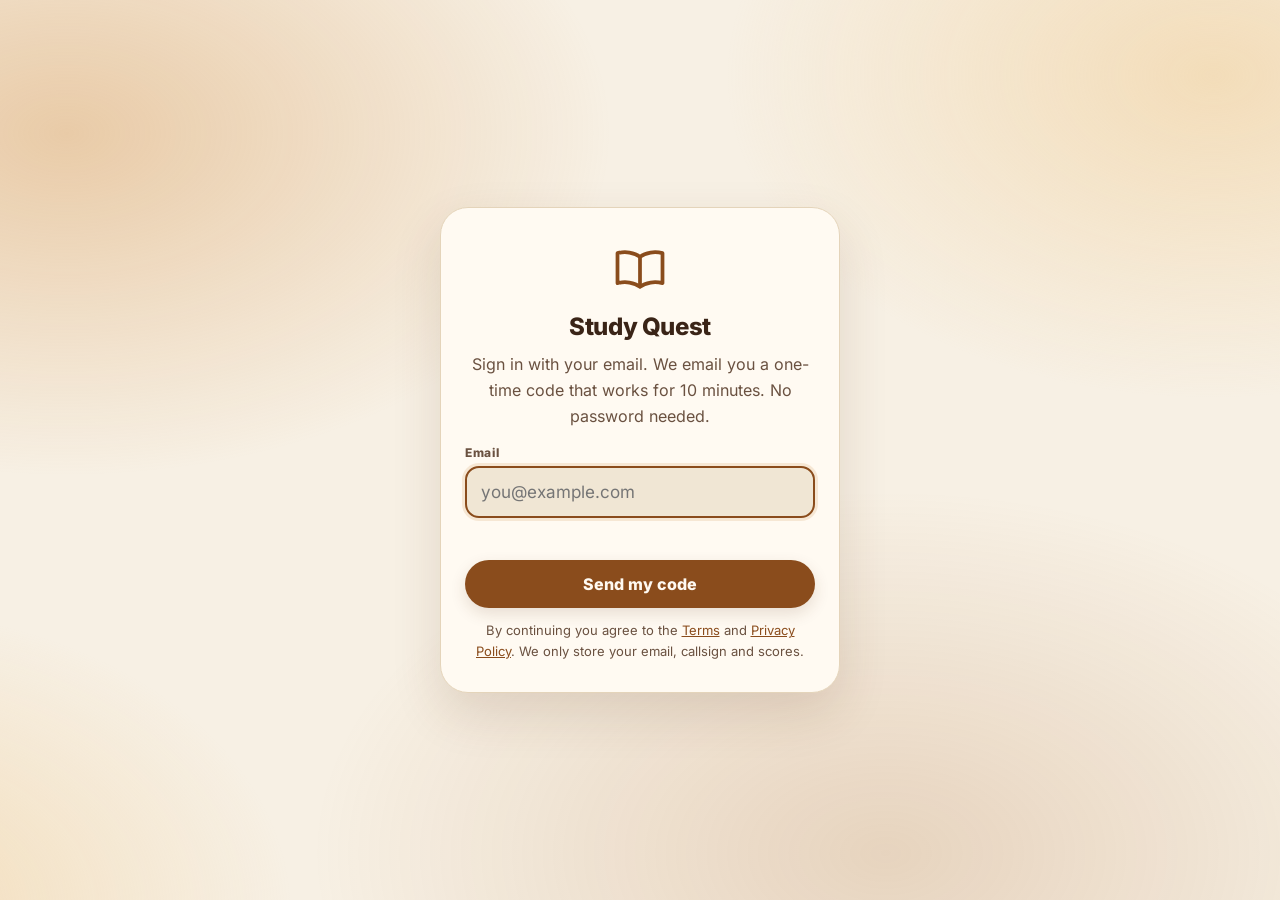
<file: index.html>
<!doctype html>
<html lang="en"><head><meta charset="utf-8"><meta http-equiv="Content-Security-Policy" content="default-src 'none'; script-src 'self'; style-src 'self' 'unsafe-inline'; font-src 'self'; img-src 'self' data:; connect-src 'self' https://*.supabase.co; base-uri 'none'; form-action 'none'; manifest-src 'self'"><meta name="referrer" content="no-referrer"><meta name="viewport" content="width=device-width,initial-scale=1,viewport-fit=cover"><meta name="robots" content="noindex,nofollow"><title>Study Quest™</title>
<meta name="color-scheme" content="light dark">
<meta name="theme-color" content="#1c120c">
<link rel="stylesheet" href="fonts.css">
<link rel="stylesheet" href="shared/extras.css?v=2">
<style>
:root{--bg:#f7f0e4;--bg2:#f0e6d4;--card:#fffaf2;--cardA:rgba(255,250,242,.94);--tx:#3a2417;--mut:#6a5140;--ac:#8a4c1c;--ac2:#a35f26;--bt:#fffaf2;--ok:#2f6b3a;--bad:#a8321f;--bd:#e4d4ba;--shadow:rgba(90,52,24,.14);--blob1:rgba(214,152,84,.42);--blob2:rgba(240,205,150,.55);--blob3:rgba(176,112,58,.22);--chip:rgba(196,130,60,.16);--carm:#b5702f;--track:#ecdcc3;
--fd:"Inter",system-ui,-apple-system,"Segoe UI",Roboto,sans-serif;--fb:"Inter",system-ui,-apple-system,"Segoe UI",Roboto,sans-serif;--ease:cubic-bezier(.22,1,.36,1);--spring:cubic-bezier(.34,1.4,.64,1)}
@media(prefers-color-scheme:dark){:root:not([data-theme="light"]){--bg:#1c120c;--bg2:#271911;--card:#2a1c13;--cardA:rgba(42,28,19,.94);--tx:#f6ead8;--mut:#cdb79e;--ac:#e8ae6a;--ac2:#d99a52;--bt:#2a1405;--ok:#8fd19a;--bad:#ff9d8a;--bd:#4a3322;--shadow:rgba(0,0,0,.4);--blob1:rgba(176,108,44,.34);--blob2:rgba(120,72,34,.4);--blob3:rgba(224,165,96,.14);--chip:rgba(232,174,106,.16);--carm:#e0a560;--track:#3d2a1b;color-scheme:dark}}
:root[data-theme="dark"]{--bg:#1c120c;--bg2:#271911;--card:#2a1c13;--cardA:rgba(42,28,19,.94);--tx:#f6ead8;--mut:#cdb79e;--ac:#e8ae6a;--ac2:#d99a52;--bt:#2a1405;--ok:#8fd19a;--bad:#ff9d8a;--bd:#4a3322;--shadow:rgba(0,0,0,.4);--blob1:rgba(176,108,44,.34);--blob2:rgba(120,72,34,.4);--blob3:rgba(224,165,96,.14);--chip:rgba(232,174,106,.16);--carm:#e0a560;--track:#3d2a1b;color-scheme:dark}
*{box-sizing:border-box;-webkit-tap-highlight-color:transparent}
html{height:100%;-webkit-text-size-adjust:100%;background:var(--bg)}
body{margin:0;min-height:100%;color:var(--tx);font:16px/1.6 var(--fb);overflow-x:hidden;background:transparent}
/* slow warm background: pre-softened radial gradients drifting with transform only (compositor, no filters) */
body::before,#auth::before{content:"";position:fixed;left:-30%;top:-30%;width:160%;height:160%;z-index:-1;pointer-events:none;will-change:transform;
 background:radial-gradient(38% 34% at 22% 28%,var(--blob1),transparent 70%),radial-gradient(34% 32% at 78% 24%,var(--blob2),transparent 70%),radial-gradient(40% 36% at 62% 78%,var(--blob3),transparent 70%),radial-gradient(30% 30% at 12% 82%,var(--blob2),transparent 70%);
 animation:drift 36s ease-in-out infinite alternate}
#auth::before{z-index:0}
button,input{font:inherit;color:inherit}
button{cursor:pointer;border:0;background:none;touch-action:manipulation}
a{color:inherit}
:focus-visible{outline:3px solid var(--ac);outline-offset:2px;border-radius:8px}
h1,h2,h3{font-family:var(--fd);margin:0;text-wrap:balance;letter-spacing:-.015em}
h2{font-size:22px;margin-bottom:6px;font-weight:700}
.mut{color:var(--mut)}
.skip{position:absolute;left:12px;top:-60px;z-index:100;background:var(--card);border:2px solid var(--ac);border-radius:12px;padding:10px 14px;font-weight:700}
.skip:focus{top:12px}
#hud{position:sticky;top:0;z-index:20;background:linear-gradient(var(--cardA),var(--cardA)),var(--bg);border-bottom:1px solid var(--bd);box-shadow:0 4px 18px var(--shadow)}
.row{display:flex;align-items:center;gap:10px;padding:8px max(16px,env(safe-area-inset-right,0px)) 8px max(16px,env(safe-area-inset-left,0px));max-width:1040px;margin:0 auto}
.brand{display:flex;align-items:center;gap:10px;font:700 19px var(--fd);letter-spacing:-.01em;white-space:nowrap;min-width:0;color:var(--tx)}
.brand svg{flex:none;color:var(--ac)}
.sp{flex:1}
.ib{flex:none;width:44px;height:44px;border-radius:50%;border:1px solid var(--bd);display:grid;place-items:center;font-size:18px;background:var(--card);color:var(--tx);box-shadow:0 2px 8px var(--shadow);transition:transform .3s var(--spring),box-shadow .3s var(--ease)}
.ib .sun{display:none}:root[data-theme="dark"] .ib .sun{display:block}:root[data-theme="dark"] .ib .moon{display:none}@media(prefers-color-scheme:dark){:root:not([data-theme="light"]) .ib .sun{display:block}:root:not([data-theme="light"]) .ib .moon{display:none}}
.ib:hover{box-shadow:0 4px 14px var(--shadow)}
.ib:active{transform:scale(.92)}
main{max-width:1040px;margin:0 auto;padding:28px max(16px,env(safe-area-inset-right,0px)) 120px max(16px,env(safe-area-inset-left,0px))}
main[hidden],#foot[hidden]{display:none}
h1{font-size:clamp(28px,6vw,42px);line-height:1.15;margin-bottom:8px;font-weight:800}
.lead{margin:0 0 26px;max-width:60ch;font-size:17px}
.glist{list-style:none;margin:0;padding:0;display:grid;grid-template-columns:repeat(auto-fill,minmax(min(100%,300px),1fr));gap:20px}
.glist li{min-width:0}
.gcard{position:relative;overflow:hidden;display:flex;flex-direction:column;box-sizing:border-box;height:100%;text-decoration:none;background:var(--cardA);border:1px solid var(--bd);border-radius:24px;padding:22px 22px 20px;box-shadow:0 10px 30px var(--shadow);animation:slide .5s var(--ease) both;transition:transform .35s var(--ease),box-shadow .35s var(--ease)}
.gcard::before{content:"";position:absolute;left:0;right:0;top:0;height:6px;background:var(--g,var(--carm))}
.gcard:hover{transform:translateY(-4px);box-shadow:0 16px 38px var(--shadow)}
.ghead{display:flex;gap:14px;align-items:center}
.gico{flex:none;display:grid;place-items:center;width:54px;height:54px;border-radius:18px;background:var(--chip);font-size:28px}
.ghead h2{font-size:19px;margin:0;overflow-wrap:anywhere;line-height:1.25}
.gtest{font-size:14px;color:var(--mut)}
.gstats{display:flex;flex-wrap:wrap;align-items:baseline;gap:6px 16px;margin:auto 0 10px;padding-top:16px;font-size:14px}
.gstats b{font-size:17px;font-weight:800}
.bar{height:10px;background:var(--track);border-radius:9px;overflow:hidden}
.bar i{display:block;height:100%;width:0;background:var(--g,var(--carm));border-radius:9px;transition:width .6s var(--ease)}
.gprog{display:flex;justify-content:space-between;flex-wrap:wrap;gap:2px 8px;font-size:13px;color:var(--mut);margin-top:7px}
.gklab{display:flex;justify-content:space-between;gap:8px;font-size:13px;font-weight:700;color:var(--tx);margin:0 0 6px}
.gklab span:last-child{color:var(--mut);font-weight:600}
.brand .tm{font-size:.55em;font-weight:700;margin-left:-6px;align-self:flex-start;margin-top:3px;opacity:.8}
a.ib{text-decoration:none;position:relative}
.ib.off{opacity:.6}
.bdot{position:absolute;top:3px;right:3px;width:12px;height:12px;border-radius:50%;background:var(--bad);border:2px solid var(--card)}
.bdot.guide{top:-4px;right:-6px;width:auto;height:auto;padding:1px 6px;border-radius:99px;font:800 10px/1.5 var(--fb);letter-spacing:.04em;color:var(--bt);border-width:2px;animation:bpulse 2.2s ease-in-out infinite}
.streakline{margin:-12px 0 22px;font-weight:700;font-size:15px}
.streakline .fire{margin-right:4px}
@keyframes bpulse{0%,100%{transform:scale(1)}50%{transform:scale(1.12)}}
.gcta{margin-top:12px;font-weight:800;font-size:14px;color:var(--ac)}
.empty{background:var(--cardA);border:1px solid var(--bd);border-radius:24px;padding:24px;max-width:480px;box-shadow:0 10px 30px var(--shadow)}
.btn{min-height:48px;padding:10px 22px;border-radius:999px;font-weight:700;color:var(--bt);background:var(--ac);box-shadow:0 6px 16px var(--shadow);transition:transform .25s var(--ease),box-shadow .25s var(--ease)}
.btn:hover{transform:translateY(-1px);box-shadow:0 10px 22px var(--shadow)}
#foot{position:fixed;left:0;right:0;bottom:0;z-index:15;display:flex;justify-content:center;align-items:center;gap:0 8px;flex-wrap:wrap;padding:6px 16px max(6px,env(safe-area-inset-bottom,0px));font-size:13px;line-height:1;background:linear-gradient(var(--cardA),var(--cardA)),var(--bg);border-top:1px solid var(--bd);}
#foot a,#foot button{display:inline-flex;align-items:center;justify-content:center;box-sizing:border-box;height:36px;min-height:36px;margin:0;padding:0 8px;border:0;border-radius:8px;background:none;color:var(--mut);font:400 13px/1 var(--fb);text-decoration:underline;text-align:center;vertical-align:baseline;-webkit-appearance:none;appearance:none}
#foot a:hover,#foot button:hover{color:var(--tx)}
#foot .cp{flex:0 0 100%;text-align:center;font-size:12px;line-height:1.3;color:var(--mut);padding:0 0 2px}
@media(max-width:400px){#foot{padding-left:max(4px,env(safe-area-inset-left,0px));padding-right:max(4px,env(safe-area-inset-right,0px));gap:0 2px}#foot a,#foot button{padding:0 5px}#hud .row{gap:6px}.ib{width:40px;height:40px}.brand{font-size:17px;gap:7px}.brand svg{width:28px;height:28px}}
/* sign-in card (web.js markup, brown look) */
:root{padding-top:env(safe-area-inset-top,0px)}
#auth{position:fixed;inset:0;z-index:90;display:grid;place-items:center;background:var(--bg);padding:max(16px,env(safe-area-inset-top,0px)) max(16px,env(safe-area-inset-right,0px)) max(16px,env(safe-area-inset-bottom,0px)) max(16px,env(safe-area-inset-left,0px));overflow:auto}
#auth[hidden]{display:none}
.authcard{position:relative;z-index:1;width:100%;max-width:400px;background:var(--card);border:1px solid var(--bd);border-radius:28px;padding:30px 24px;text-align:center;box-shadow:0 20px 50px var(--shadow);animation:popin .45s var(--ease) both}
.authcard h2{margin:6px 0 6px;font-size:24px;font-weight:800}.authcard p{margin:0 0 14px}
.alogo{color:var(--ac);display:grid;place-items:center;height:64px}
.alogo svg{display:none}
.alogo::before{content:"";width:60px;height:60px;background:currentColor;-webkit-mask:url("data:image/svg+xml,%3Csvg xmlns=%22http://www.w3.org/2000/svg%22 viewBox=%220 0 64 64%22%3E%3Cpath d=%22M32 18C26 13 16 12 8 14v32c8-2 18-1 24 4 6-5 16-6 24-4V14c-8-2-18-1-24 4Z%22 fill=%22none%22 stroke=%22%23000%22 stroke-width=%224%22 stroke-linejoin=%22round%22/%3E%3Cpath d=%22M32 18v32%22 stroke=%22%23000%22 stroke-width=%224%22/%3E%3C/svg%3E") center/contain no-repeat;mask:url("data:image/svg+xml,%3Csvg xmlns=%22http://www.w3.org/2000/svg%22 viewBox=%220 0 64 64%22%3E%3Cpath d=%22M32 18C26 13 16 12 8 14v32c8-2 18-1 24 4 6-5 16-6 24-4V14c-8-2-18-1-24 4Z%22 fill=%22none%22 stroke=%22%23000%22 stroke-width=%224%22 stroke-linejoin=%22round%22/%3E%3Cpath d=%22M32 18v32%22 stroke=%22%23000%22 stroke-width=%224%22/%3E%3C/svg%3E") center/contain no-repeat}
.lab{display:block;text-align:left;font-size:12px;font-weight:800;letter-spacing:.06em;color:var(--mut);margin:6px 0 4px}
.ain{width:100%;min-height:52px;border-radius:14px;border:2px solid var(--bd);background:var(--bg2);padding:10px 14px;font-size:17px;color:var(--tx)}
.ain:focus{border-color:var(--ac);outline:none;box-shadow:0 0 0 3px var(--chip)}
.ain.code{text-align:center;font:700 26px var(--fd);letter-spacing:.3em}
.authcard .btn{width:100%;margin-top:8px}
.lnk{margin-top:12px;color:var(--ac);font-weight:700;text-decoration:underline;min-height:44px}
.err{color:var(--bad);min-height:22px;font-size:14px;margin:6px 0;font-weight:700}
.small{font-size:13px}
.spin{width:34px;height:34px;margin:8px auto 14px;border-radius:50%;border:3px solid var(--track);border-top-color:var(--ac);animation:spin 1s linear infinite}
.consent{margin:12px 0 0!important}.consent a{color:var(--ac)}
@keyframes spin{to{transform:rotate(360deg)}}
@keyframes drift{0%{transform:translate3d(-3%,-2%,0) rotate(0deg) scale(1)}50%{transform:translate3d(3%,2%,0) rotate(6deg) scale(1.06)}100%{transform:translate3d(-2%,4%,0) rotate(-4deg) scale(1.02)}}
@keyframes slide{from{opacity:0;transform:translateY(10px) scale(.985)}to{opacity:1;transform:none}}
@keyframes popin{0%{opacity:0;transform:scale(.94) translateY(6px)}100%{opacity:1;transform:none}}
@media(prefers-reduced-motion:reduce){html:not(.sq-anim-on) *,html:not(.sq-anim-on) *::before,html:not(.sq-anim-on) *::after{animation-duration:.01ms!important;animation-iteration-count:1!important;transition-duration:.01ms!important}html:not(.sq-anim-on) body::before,html:not(.sq-anim-on) #auth::before{animation:none;will-change:auto}html:not(.sq-anim-on) .spin{animation-duration:1.5s!important;animation-iteration-count:infinite!important}}
html.sq-anim-off *,html.sq-anim-off *::before,html.sq-anim-off *::after{animation-duration:.01ms!important;animation-iteration-count:1!important;transition-duration:.01ms!important}html.sq-anim-off body::before,html.sq-anim-off #auth::before{animation:none;will-change:auto}html.sq-anim-off .spin{animation-duration:1.5s!important;animation-iteration-count:infinite!important}
</style>
<link rel="icon" href="data:image/svg+xml,%3Csvg xmlns=%22http://www.w3.org/2000/svg%22 viewBox=%220 0 64 64%22%3E%3Cpath d=%22M32 18C26 13 16 12 8 14v32c8-2 18-1 24 4 6-5 16-6 24-4V14c-8-2-18-1-24 4Z%22 fill=%22%23b5702f%22/%3E%3C/svg%3E"></head><body>
<a class="skip" href="#main">Skip to the guides</a>
<header id="hud"><div class="row">
 <span class="brand"><svg viewBox="0 0 64 64" width="34" height="34" aria-hidden="true"><path d="M32 18C26 13 16 12 8 14v32c8-2 18-1 24 4 6-5 16-6 24-4V14c-8-2-18-1-24 4Z" fill="currentColor" fill-opacity=".2" stroke="currentColor" stroke-width="3.5" stroke-linejoin="round"/><path d="M32 18v32" stroke="currentColor" stroke-width="3.5"/></svg>Study Quest<span class="tm">™</span></span>
 <span class="sp"></span>
 <a class="ib" id="bell" href="updates.html" aria-label="Updates">🔔<span class="bdot" id="bdot" hidden></span></a>
 <button class="ib" id="hmus" type="button" aria-label="Hub music" aria-pressed="true">🎵</button>
 <button class="ib" id="thm" type="button" aria-label="Switch light or dark mode"><svg class="moon" viewBox="0 0 24 24" width="20" height="20" aria-hidden="true"><path d="M20 14.5A8 8 0 0 1 9.5 4a8 8 0 1 0 10.5 10.5z" fill="currentColor"/></svg><svg class="sun" viewBox="0 0 24 24" width="20" height="20" aria-hidden="true"><circle cx="12" cy="12" r="4.2" fill="currentColor"/><g stroke="currentColor" stroke-width="2" stroke-linecap="round"><path d="M12 2.5v2.2M12 19.3v2.2M2.5 12h2.2M19.3 12h2.2M5.3 5.3l1.6 1.6M17.1 17.1l1.6 1.6M5.3 18.7l1.6-1.6M17.1 6.9l1.6-1.6"/></g></svg></button>
</div></header>
<main id="main" hidden>
 <h1>Pick a study guide</h1>
 <p class="lead mut">Your level and progress for each guide are saved on this device.</p>
 <p class="streakline" id="streak" hidden></p>
 <div id="guides" aria-live="polite"></div>
</main>
<footer id="foot" hidden></footer>
<div id="auth"></div>
<script src="config.js"></script><script src="web.js?v=16"></script><script src="shared/suggest.js?v=2"></script><script src="hub-music.js?v=1"></script><script src="hub.js?v=14"></script>
<script src="shared/debug.js?v=1"></script></body></html>
</file>
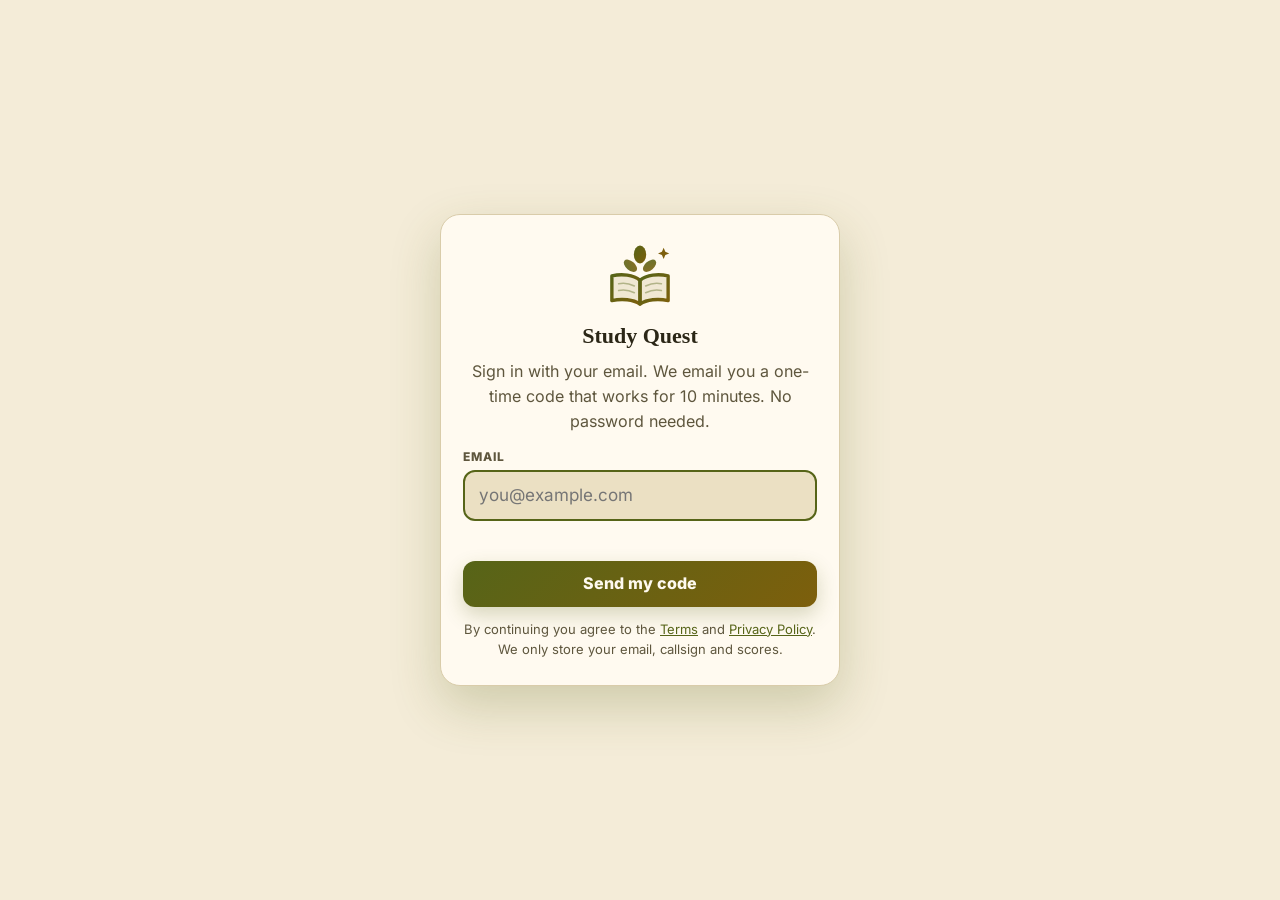
<file: cr370-quest/index.html>
<!doctype html>
<html lang="en"><head><meta charset="utf-8"><meta http-equiv="Content-Security-Policy" content="default-src 'none'; script-src 'self'; style-src 'self' 'unsafe-inline'; font-src 'self'; img-src 'self' data:; connect-src 'self' https://*.supabase.co; base-uri 'none'; form-action 'none'; manifest-src 'self'"><meta name="referrer" content="no-referrer"><meta name="viewport" content="width=device-width,initial-scale=1,viewport-fit=cover"><meta name="robots" content="noindex,nofollow"><title>CR 370 Test 3 · Study Quest</title>
<meta name="color-scheme" content="light dark">
<meta name="theme-color" content="#15130b">
<link rel="stylesheet" href="../fonts.css">
<link rel="stylesheet" href="../shared/app.css?v=8">
<link rel="stylesheet" href="../shared/extras.css?v=2">
<link rel="preload" href="../shared/app.js?v=26" as="script">
<style>
/* look: origins. Warm and reverent: parchment, olive and antique gold (light); deep olive and walnut with gold (dark).
   Per-guide overrides only (colors + heading font); layout comes from the shared page CSS above. Logo, background animation and the
   colour-theme options come from shared/looks.js (GUIDE.look = "origins"). */
:root{--bg:#f4ecd8;--bg2:#ebe0c3;--card:#fffaf0;--cardA:rgba(255,250,240,.9);--tx:#2b2616;--mut:#5e563d;--ac:#566418;--bt:#fffaf0;--ac2:#7d5f0c;--ok:#166534;--bad:#a31d1d;--warn:#92400e;--bd:#d9ccaa;--glow:rgba(86,100,24,.24);--net:150,125,38;
--fd:Georgia,"Iowan Old Style","Palatino Linotype",Palatino,"Times New Roman",serif}
@media(prefers-color-scheme:dark){:root:not([data-theme="light"]){--bg:#15130b;--bg2:#1f1b0f;--card:#262113;--cardA:rgba(38,33,19,.88);--tx:#f3ead2;--mut:#bdb08a;--ac:#d9b441;--ac2:#aebd72;--bt:#1a1608;--ok:#4ade80;--bad:#fb7185;--warn:#fbbf24;--bd:#3d3620;--glow:rgba(217,180,65,.28);--net:217,180,65;color-scheme:dark}}
:root[data-theme="dark"]{--bg:#15130b;--bg2:#1f1b0f;--card:#262113;--cardA:rgba(38,33,19,.88);--tx:#f3ead2;--mut:#bdb08a;--ac:#d9b441;--ac2:#aebd72;--bt:#1a1608;--ok:#4ade80;--bad:#fb7185;--warn:#fbbf24;--bd:#3d3620;--glow:rgba(217,180,65,.28);--net:217,180,65;color-scheme:dark}
.ov{background:rgba(16,13,5,.72)}
.lf-sway{transform-box:fill-box;transform-origin:50% 100%;animation:lfsway 5.5s ease-in-out infinite}
@keyframes lfsway{0%,100%{transform:rotate(-3deg)}50%{transform:rotate(3deg)}}
</style>
<link rel="icon" href="data:image/svg+xml,%3Csvg xmlns=%22http://www.w3.org/2000/svg%22 viewBox=%220 0 64 64%22%3E%3Cpath d=%22M32 56C26 52 16 51 7 53V31C16 29 26 30 32 35ZM32 56C38 52 48 51 57 53V31C48 29 38 30 32 35Z%22 fill=%22%238a7a2c%22/%3E%3Cellipse cx=%2232%22 cy=%2217%22 rx=%227%22 ry=%2212%22 fill=%22%238a7a2c%22/%3E%3C/svg%3E"></head><body>
<canvas id="bg" aria-hidden="true"></canvas>
<div id="app">
<div id="flash"></div>
<header id="hud">
 <div class="row">
  <span class="brand logo" id="brandlogo"></span>
  <span class="sp"></span>
  <button class="pill me" id="me" aria-label="Change your 3 letter callsign"></button>
  <span class="pill" id="streak" title="Current streak"><span class="fire" aria-hidden="true">🔥</span><span id="stv">0</span></span>
  <button class="ib" id="mus" aria-label="Music on or off" aria-pressed="true">🎵</button>
  <button class="ib" id="snd" aria-label="Sound effects on or off" aria-pressed="true">🔊</button>
  <button class="ib" id="pal" aria-label="Choose a color theme" aria-haspopup="true" aria-expanded="false">🎨</button><button class="ib" id="thm" aria-label="Switch light or dark mode">◐</button>
 </div>
 <nav id="tabs" aria-label="Sections"></nav>
 <div id="xpbar"><i></i></div>
</header>
<div id="chips" role="group" aria-label="Chapters"></div>
<main id="main" aria-live="polite"></main>
</div>
<div class="ov" id="gate" role="dialog" aria-modal="true" aria-labelledby="gt"></div>
<div class="ov" id="lv" role="dialog" aria-modal="true" aria-labelledby="lvt"></div>

<div id="auth"></div><div id="acct" hidden></div>
<script src="../config.js"></script><script src="../shared/looks.js?v=5"></script><script src="../web.js?v=16"></script><script src="../shared/suggest.js?v=2"></script><script src="guide.js"></script><script src="../shared/boot.js?v=26"></script>
<script src="../shared/debug.js?v=1"></script></body></html>
</file>
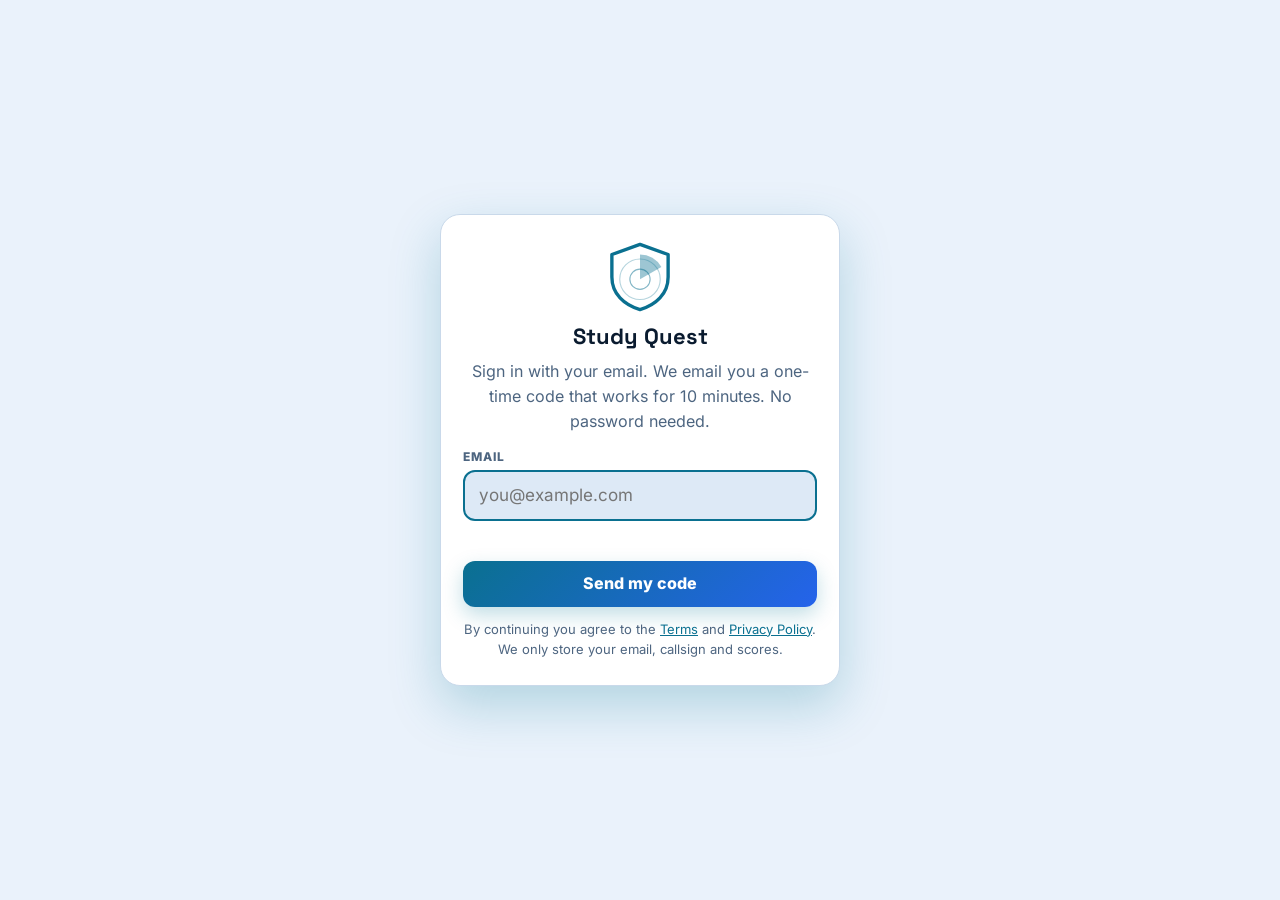
<file: cs379-quest/index.html>
<!doctype html>
<html lang="en"><head><meta charset="utf-8"><meta http-equiv="Content-Security-Policy" content="default-src 'none'; script-src 'self'; style-src 'self' 'unsafe-inline'; font-src 'self'; img-src 'self' data:; connect-src 'self' https://*.supabase.co; base-uri 'none'; form-action 'none'; manifest-src 'self'"><meta name="referrer" content="no-referrer"><meta name="viewport" content="width=device-width,initial-scale=1,viewport-fit=cover"><meta name="robots" content="noindex,nofollow"><title>CS 379 Test 2 · Study Quest</title>
<meta name="color-scheme" content="light dark">
<meta name="theme-color" content="#050d18">
<link rel="stylesheet" href="../fonts.css">
<link rel="stylesheet" href="../shared/app.css?v=8">
<link rel="stylesheet" href="../shared/extras.css?v=2">
<link rel="preload" href="../shared/app.js?v=26" as="script">
<link rel="icon" href="data:image/svg+xml,%3Csvg xmlns=%22http://www.w3.org/2000/svg%22 viewBox=%220 0 64 64%22%3E%3Cpath d=%22M32 3L57 12V32C57 47 46 57 32 61C18 57 7 47 7 32V12Z%22 fill=%22%2322d3ee%22/%3E%3C/svg%3E"></head><body>
<canvas id="bg" aria-hidden="true"></canvas>
<div id="app">
<div id="flash"></div>
<header id="hud">
 <div class="row">
  <span class="brand logo" id="brandlogo"></span>
  <span class="sp"></span>
  <button class="pill me" id="me" aria-label="Change your 3 letter callsign"></button>
  <span class="pill" id="streak" title="Current streak"><span class="fire" aria-hidden="true">🔥</span><span id="stv">0</span></span>
  <button class="ib" id="mus" aria-label="Music on or off" aria-pressed="true">🎵</button>
  <button class="ib" id="snd" aria-label="Sound effects on or off" aria-pressed="true">🔊</button>
  <button class="ib" id="pal" aria-label="Choose a color theme" aria-haspopup="true" aria-expanded="false">🎨</button><button class="ib" id="thm" aria-label="Switch light or dark mode">◐</button>
 </div>
 <nav id="tabs" aria-label="Sections"></nav>
 <div id="xpbar"><i></i></div>
</header>
<div id="chips" role="group" aria-label="Chapters"></div>
<main id="main" aria-live="polite"></main>
</div>
<div class="ov" id="gate" role="dialog" aria-modal="true" aria-labelledby="gt"></div>
<div class="ov" id="lv" role="dialog" aria-modal="true" aria-labelledby="lvt"></div>

<div id="auth"></div><div id="acct" hidden></div>
<script src="../config.js"></script><script src="../web.js?v=16"></script><script src="../shared/suggest.js?v=2"></script><script src="guide.js"></script><script src="../shared/boot.js?v=26"></script>
<script src="../shared/debug.js?v=1"></script></body></html>
</file>
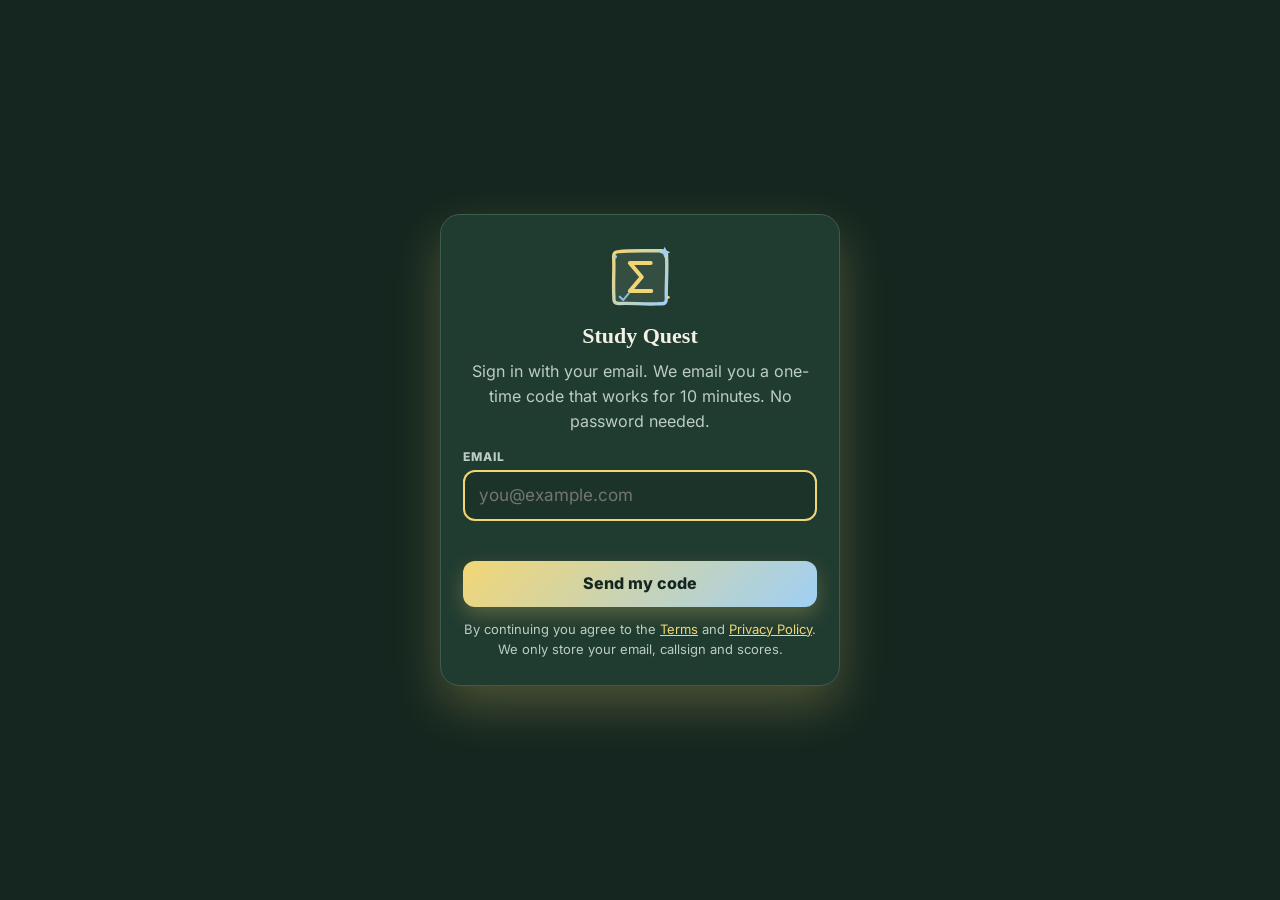
<file: ma224-quest/index.html>
<!doctype html>
<html lang="en"><head><meta charset="utf-8"><meta http-equiv="Content-Security-Policy" content="default-src 'none'; script-src 'self'; style-src 'self' 'unsafe-inline'; font-src 'self'; img-src 'self' data:; connect-src 'self' https://*.supabase.co; base-uri 'none'; form-action 'none'; manifest-src 'self'"><meta name="referrer" content="no-referrer"><meta name="viewport" content="width=device-width,initial-scale=1,viewport-fit=cover"><meta name="robots" content="noindex,nofollow"><title>MA 224 Test 3 · Study Quest</title>
<meta name="color-scheme" content="light dark">
<meta name="theme-color" content="#14261f">
<link rel="stylesheet" href="../fonts.css">
<link rel="stylesheet" href="../shared/app.css?v=8">
<link rel="stylesheet" href="../shared/extras.css?v=2">
<link rel="preload" href="../shared/app.js?v=26" as="script">
<style>
/* look: chalk. Math class: a green chalkboard (dark, the default) and clean graph paper (light).
   Dark = deep slate green with chalk-white text, chalk yellow and soft blue accents. Light = off-white paper with ink-blue accent and red-pen secondary.
   The page is dark unless the player picked light (data-theme="light"). Per-guide overrides only; layout comes from the shared page CSS above.
   Logo, background animation (drifting chalk symbols and a faint grid) and the colour-theme options come from shared/looks.js (GUIDE.look = "chalk"). */
:root{--bg:#f6f8fc;--bg2:#e8eef8;--card:#fff;--cardA:rgba(255,255,255,.9);--tx:#1b2340;--mut:#475676;--ac:#1d4ed8;--bt:#fff;--ac2:#b3261e;--ok:#166534;--bad:#b91c1c;--warn:#92400e;--bd:#c6d3ea;--glow:rgba(29,78,216,.22);--net:29,78,216;
--fd:Georgia,"Iowan Old Style","Palatino Linotype",Palatino,"Times New Roman",serif}
:root:not([data-theme="light"]){--bg:#14261f;--bg2:#1b3329;--card:#203b30;--cardA:rgba(32,59,48,.9);--tx:#f3f1e4;--mut:#bccdc2;--ac:#f2d675;--ac2:#9fd0f5;--bt:#14261f;--ok:#6ee7a0;--bad:#ffa3a3;--warn:#fbbf24;--bd:#3b5d4c;--glow:rgba(242,214,117,.26);--net:236,240,226;color-scheme:dark}
.ov{background:rgba(8,18,14,.76)}
:root:not([data-theme="light"]) .card{border-style:solid;border-color:var(--bd);box-shadow:0 8px 28px rgba(0,0,0,.28),inset 0 0 0 1px rgba(255,255,255,.04)}
:root:not([data-theme="light"]) #hud{border-bottom:3px solid #8a6a43}
:root[data-theme="light"] #hud{border-bottom:2px solid var(--ac2)}
.chalk-wob{animation:chalkwob 6s ease-in-out infinite;transform-box:fill-box;transform-origin:50% 50%}
@keyframes chalkwob{0%,100%{transform:rotate(-1.5deg)}50%{transform:rotate(1.5deg)}}
@media(prefers-reduced-motion:reduce){html:not(.sq-anim-on) .chalk-wob{animation:none}}
html.sq-anim-off .chalk-wob{animation:none}
</style>
<link rel="icon" href="data:image/svg+xml,%3Csvg xmlns=%22http://www.w3.org/2000/svg%22 viewBox=%220 0 64 64%22%3E%3Crect x=%224%22 y=%224%22 width=%2256%22 height=%2256%22 rx=%2212%22 fill=%22%2314261f%22/%3E%3Cpath d=%22M43 18H21L33 32L21 46H44%22 fill=%22none%22 stroke=%22%232f7d5b%22 stroke-width=%225%22 stroke-linecap=%22round%22 stroke-linejoin=%22round%22/%3E%3C/svg%3E"></head><body>
<canvas id="bg" aria-hidden="true"></canvas>
<div id="app">
<div id="flash"></div>
<header id="hud">
 <div class="row">
  <span class="brand logo" id="brandlogo"></span>
  <span class="sp"></span>
  <button class="pill me" id="me" aria-label="Change your 3 letter callsign"></button>
  <span class="pill" id="streak" title="Current streak"><span class="fire" aria-hidden="true">🔥</span><span id="stv">0</span></span>
  <button class="ib" id="mus" aria-label="Music on or off" aria-pressed="true">🎵</button>
  <button class="ib" id="snd" aria-label="Sound effects on or off" aria-pressed="true">🔊</button>
  <button class="ib" id="pal" aria-label="Choose a color theme" aria-haspopup="true" aria-expanded="false">🎨</button><button class="ib" id="thm" aria-label="Switch light or dark mode">◐</button>
 </div>
 <nav id="tabs" aria-label="Sections"></nav>
 <div id="xpbar"><i></i></div>
</header>
<div id="chips" role="group" aria-label="Chapters"></div>
<main id="main" aria-live="polite"></main>
</div>
<div class="ov" id="gate" role="dialog" aria-modal="true" aria-labelledby="gt"></div>
<div class="ov" id="lv" role="dialog" aria-modal="true" aria-labelledby="lvt"></div>

<div id="auth"></div><div id="acct" hidden></div>
<script src="../config.js"></script><script src="../shared/looks.js?v=5"></script><script src="../web.js?v=16"></script><script src="../shared/suggest.js?v=2"></script><script src="guide.js"></script><script src="../shared/boot.js?v=26"></script>
<script src="../shared/debug.js?v=1"></script></body></html>
</file>
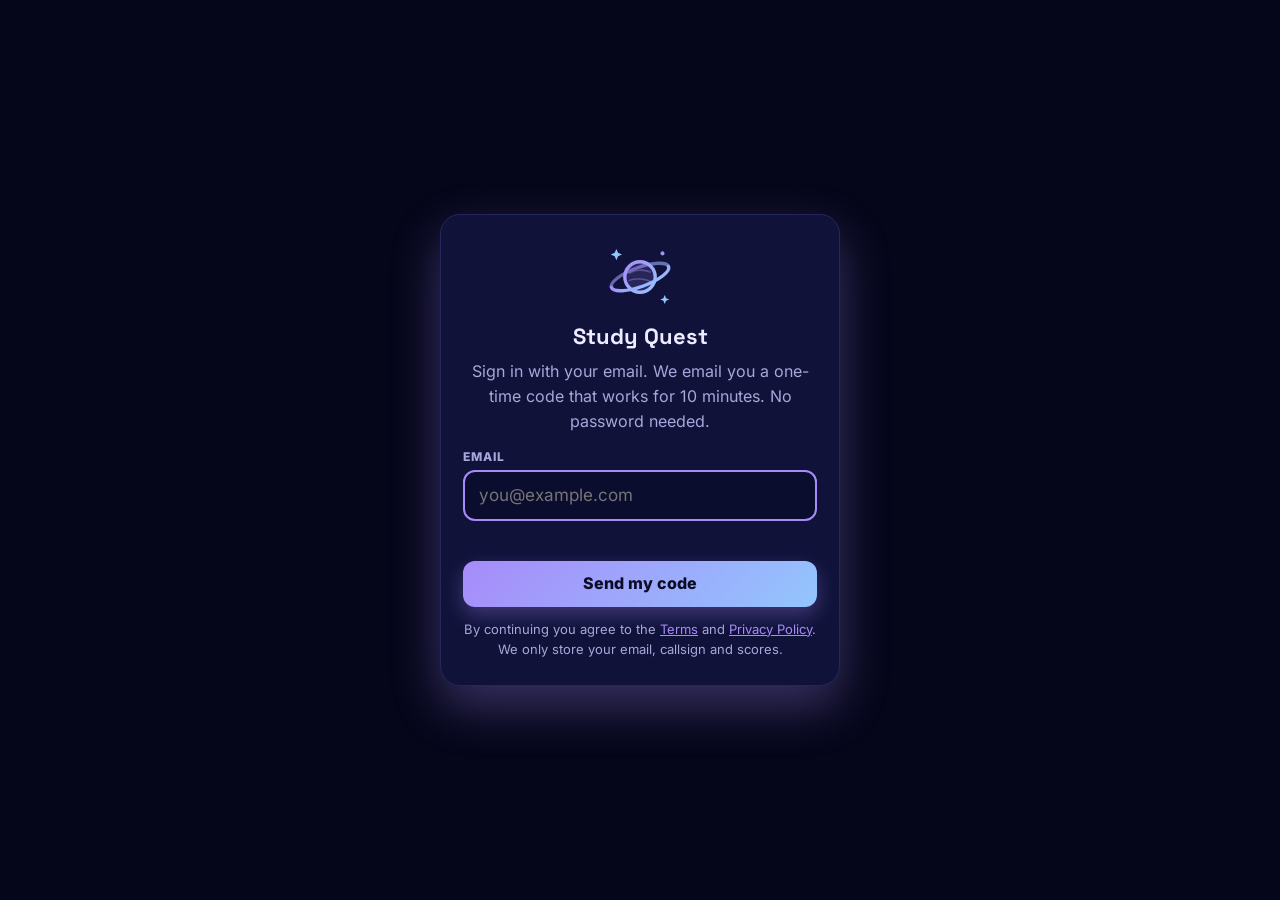
<file: sc141-quest/index.html>
<!doctype html>
<html lang="en"><head><meta charset="utf-8"><meta http-equiv="Content-Security-Policy" content="default-src 'none'; script-src 'self'; style-src 'self' 'unsafe-inline'; font-src 'self'; img-src 'self' data:; connect-src 'self' https://*.supabase.co; base-uri 'none'; form-action 'none'; manifest-src 'self'"><meta name="referrer" content="no-referrer"><meta name="viewport" content="width=device-width,initial-scale=1,viewport-fit=cover"><meta name="robots" content="noindex,nofollow"><title>SC 141 Test 3 · Study Quest</title>
<meta name="color-scheme" content="light dark">
<meta name="theme-color" content="#05061a">
<link rel="stylesheet" href="../fonts.css">
<link rel="stylesheet" href="../shared/app.css?v=8">
<link rel="stylesheet" href="../shared/extras.css?v=2">
<link rel="preload" href="../shared/app.js?v=26" as="script">
<style>
/* look: cosmos. Deep space (near-black navy and indigo, violet and starlight accents) is the default; light mode is a soft dawn sky.
   The page is dark unless the player picked light (data-theme="light"). Per-guide overrides only; layout comes from the shared page CSS above.
   Logo, background animation and the colour-theme options come from shared/looks.js (GUIDE.look = "cosmos"). */
:root{--bg:#f3eefb;--bg2:#e8e4f7;--card:#fff;--cardA:rgba(255,255,255,.88);--tx:#1b1740;--mut:#58558a;--ac:#5b3fd1;--bt:#fff;--ac2:#b0307a;--ok:#166534;--bad:#b91c1c;--warn:#b45309;--bd:#d5cdee;--glow:rgba(91,63,209,.22);--net:91,63,209}
:root:not([data-theme="light"]){--bg:#05061a;--bg2:#0b0d2e;--card:#10123a;--cardA:rgba(16,18,58,.86);--tx:#ecebff;--mut:#a5a8d8;--ac:#a78bfa;--ac2:#93c5fd;--bt:#0a0b24;--ok:#4ade80;--bad:#fb7185;--warn:#fbbf24;--bd:#23275c;--glow:rgba(167,139,250,.32);--net:167,139,250;color-scheme:dark}
.ov{background:rgba(2,3,16,.74)}
.orb{animation:orbbob 4.5s ease-in-out infinite}
@keyframes orbbob{0%,100%{transform:translateY(-1.2px)}50%{transform:translateY(1.2px)}}
</style>
<link rel="icon" href="data:image/svg+xml,%3Csvg xmlns=%22http://www.w3.org/2000/svg%22 viewBox=%220 0 64 64%22%3E%3Ccircle cx=%2232%22 cy=%2232%22 r=%2216%22 fill=%22%235b4fd6%22/%3E%3Cellipse cx=%2232%22 cy=%2234%22 rx=%2229%22 ry=%228%22 fill=%22none%22 stroke=%22%235b4fd6%22 stroke-width=%225%22 transform=%22rotate(-20 32 32)%22/%3E%3C/svg%3E"></head><body>
<canvas id="bg" aria-hidden="true"></canvas>
<div id="app">
<div id="flash"></div>
<header id="hud">
 <div class="row">
  <span class="brand logo" id="brandlogo"></span>
  <span class="sp"></span>
  <button class="pill me" id="me" aria-label="Change your 3 letter callsign"></button>
  <span class="pill" id="streak" title="Current streak"><span class="fire" aria-hidden="true">🔥</span><span id="stv">0</span></span>
  <button class="ib" id="mus" aria-label="Music on or off" aria-pressed="true">🎵</button>
  <button class="ib" id="snd" aria-label="Sound effects on or off" aria-pressed="true">🔊</button>
  <button class="ib" id="pal" aria-label="Choose a color theme" aria-haspopup="true" aria-expanded="false">🎨</button><button class="ib" id="thm" aria-label="Switch light or dark mode">◐</button>
 </div>
 <nav id="tabs" aria-label="Sections"></nav>
 <div id="xpbar"><i></i></div>
</header>
<div id="chips" role="group" aria-label="Chapters"></div>
<main id="main" aria-live="polite"></main>
</div>
<div class="ov" id="gate" role="dialog" aria-modal="true" aria-labelledby="gt"></div>
<div class="ov" id="lv" role="dialog" aria-modal="true" aria-labelledby="lvt"></div>

<div id="auth"></div><div id="acct" hidden></div>
<script src="../config.js"></script><script src="../shared/looks.js?v=5"></script><script src="../web.js?v=16"></script><script src="../shared/suggest.js?v=2"></script><script src="guide.js"></script><script src="../shared/boot.js?v=26"></script>
<script src="../shared/debug.js?v=1"></script></body></html>
</file>
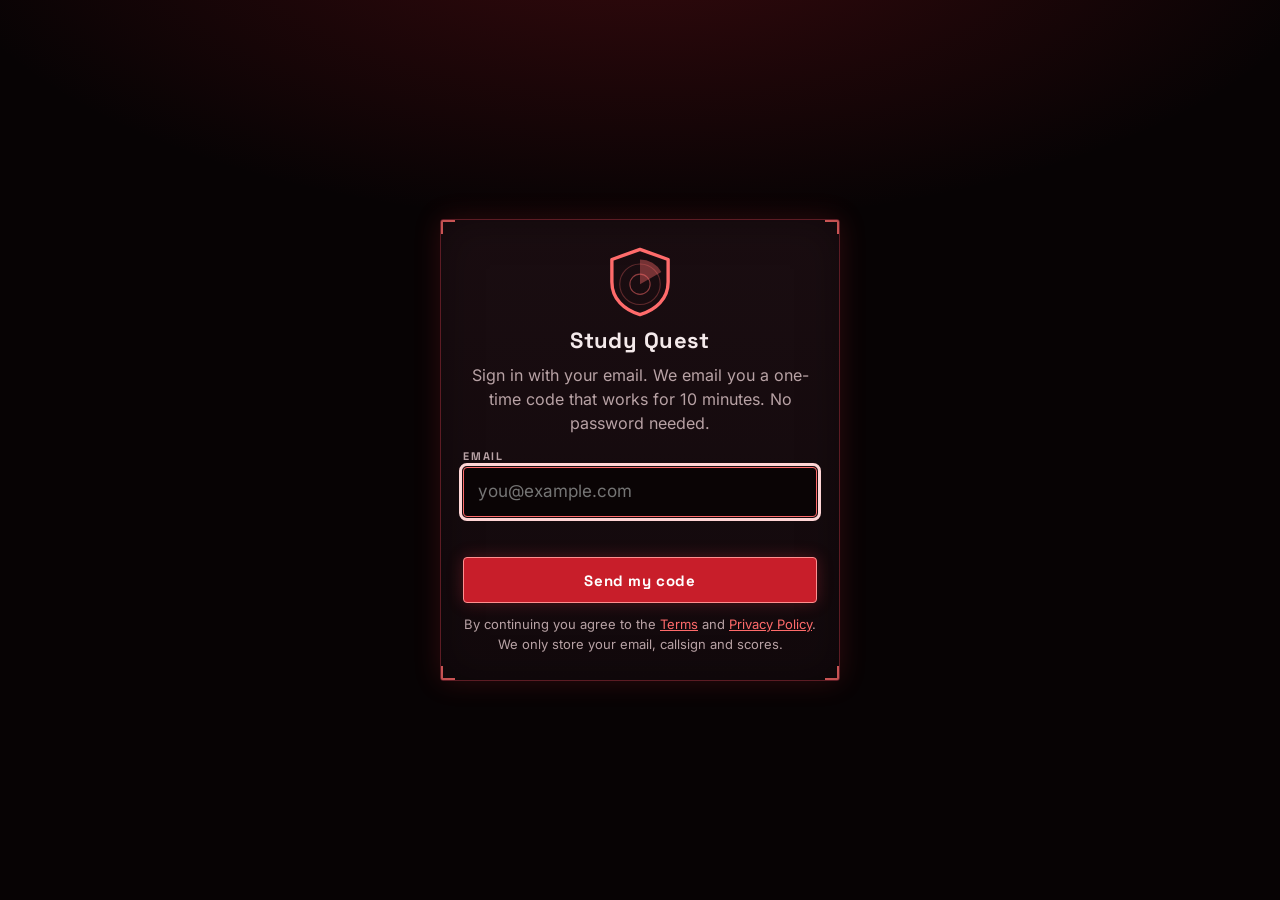
<file: admin.html>
<!doctype html>
<html lang="en"><head><meta charset="utf-8"><meta http-equiv="Content-Security-Policy" content="default-src 'none'; script-src 'self'; style-src 'self' 'unsafe-inline'; font-src 'self'; img-src 'self' data:; connect-src 'self' https://*.supabase.co; base-uri 'none'; form-action 'none'; manifest-src 'self'"><meta name="referrer" content="no-referrer"><meta name="viewport" content="width=device-width,initial-scale=1,viewport-fit=cover"><meta name="robots" content="noindex,nofollow"><title>Study Quest Admin</title>
<meta name="color-scheme" content="dark">
<meta name="theme-color" content="#070304">
<link rel="stylesheet" href="fonts.css">
<style>
/* Control room: near-black panels, red accent, thin red borders with corner brackets, status readouts. Dark only. */
:root{color-scheme:dark;--bg:#070304;--panel:#12090c;--panel2:#1a0d11;--tx:#f4eaeb;--mut:#b8a2a5;--red:#ff6b6b;--redbtn:#c81e2a;--line:#5c1c24;--line2:#8a2a33;--ok:#4ade80;--warn:#ffb020;--off:#a9a1a3;--focus:#ffd5d5;--glow:rgba(255,60,70,.16);
--fd:"Space Grotesk","Inter",system-ui,sans-serif;--fb:"Inter",system-ui,-apple-system,"Segoe UI",Roboto,sans-serif}
*{box-sizing:border-box;-webkit-tap-highlight-color:transparent}
html{height:100%;-webkit-text-size-adjust:100%;background:var(--bg)}
body{margin:0;min-height:100%;color:var(--tx);font:16px/1.5 var(--fb);background:radial-gradient(ellipse 80% 50% at 50% -10%,rgba(200,30,42,.22),transparent 70%),var(--bg);background-repeat:no-repeat;touch-action:manipulation;overflow-x:hidden;padding:env(safe-area-inset-top,0px) 0 env(safe-area-inset-bottom,0px)}
/* faint grid + one slow sweep band, both fixed and transform-only (cheap) */
body::before{content:"";position:fixed;inset:0;z-index:0;pointer-events:none;background:repeating-linear-gradient(0deg,rgba(255,80,90,.045) 0 1px,transparent 1px 4px),linear-gradient(90deg,rgba(255,80,90,.04) 1px,transparent 1px) 0 0/48px 100%}
body::after{content:"";position:fixed;left:0;right:0;top:-30vh;height:30vh;z-index:0;pointer-events:none;background:linear-gradient(180deg,transparent,rgba(255,70,80,.09),transparent);animation:sweep 11s linear infinite;will-change:transform}
@keyframes sweep{to{transform:translateY(160vh)}}
button,input{font:inherit;color:inherit}
button{cursor:pointer;border:0;background:none;touch-action:manipulation}
a{color:var(--red)}
:focus-visible{outline:3px solid var(--focus);outline-offset:2px;border-radius:4px}
h1,h2,h3{font-family:var(--fd);margin:0;text-wrap:balance}
.mut{color:var(--mut)}.small{font-size:13px}
.wrap{position:relative;z-index:1;max-width:820px;margin:0 auto;padding:16px max(16px,env(safe-area-inset-right,0px)) 48px max(16px,env(safe-area-inset-left,0px))}
.kick{display:block;font:700 11px var(--fd);letter-spacing:.18em;text-transform:uppercase;color:var(--mut);margin-bottom:4px}
/* top bar */
#bar{display:flex;flex-wrap:wrap;justify-content:space-between;align-items:center;gap:8px 14px;margin-bottom:14px;padding-bottom:12px;border-bottom:1px solid var(--line)}
#bar[hidden]{display:none}
#bar h1{font-size:19px;letter-spacing:.1em;display:flex;align-items:center;gap:10px;min-width:0}
#bar h1 span{color:var(--red)}#bar h1 b{font-weight:500;color:var(--mut);letter-spacing:.04em}
.led{flex:none;width:10px;height:10px;border-radius:50%;background:var(--red);box-shadow:0 0 0 0 rgba(255,107,107,.6),0 0 10px var(--red);animation:led 2s ease-out infinite}
@keyframes led{0%{box-shadow:0 0 0 0 rgba(255,107,107,.6),0 0 10px var(--red)}70%,100%{box-shadow:0 0 0 9px rgba(255,107,107,0),0 0 10px var(--red)}}
#bar nav{display:flex;align-items:center;gap:14px;font-size:14px}
#bar nav a{display:inline-flex;align-items:center;min-height:40px}
#bar nav a[hidden]{display:none}
#bar .lnk{margin:0;min-height:40px;padding:6px 14px;border:1px solid var(--line2);border-radius:6px;text-decoration:none;color:var(--tx);font-weight:600}
/* counters */
#stats{display:grid;grid-template-columns:repeat(auto-fit,minmax(132px,1fr));gap:10px;margin-bottom:14px}
#stats[hidden]{display:none}
.st{background:var(--panel);border:1px solid var(--line);border-radius:4px;padding:8px 12px}
.st span{display:block;font:700 11px var(--fd);letter-spacing:.16em;color:var(--mut)}
.st b{display:block;font:700 28px/1.15 var(--fd);font-variant-numeric:tabular-nums;color:var(--tx)}
.st.hot b{color:var(--warn)}.st.act b{color:var(--ok)}.st.den b{color:var(--red)}
/* panels */
.card,.authcard{position:relative;background:linear-gradient(180deg,var(--panel2),var(--panel));border:1px solid var(--line);border-radius:3px;padding:18px 16px;margin:0 0 14px;min-width:0;box-shadow:0 0 28px var(--glow),inset 0 0 40px rgba(0,0,0,.35);
background-image:linear-gradient(var(--red),var(--red)),linear-gradient(var(--red),var(--red)),linear-gradient(var(--red),var(--red)),linear-gradient(var(--red),var(--red)),linear-gradient(var(--red),var(--red)),linear-gradient(var(--red),var(--red)),linear-gradient(var(--red),var(--red)),linear-gradient(var(--red),var(--red)),linear-gradient(180deg,var(--panel2),var(--panel));
background-repeat:no-repeat;background-size:14px 2px,2px 14px,14px 2px,2px 14px,14px 2px,2px 14px,14px 2px,2px 14px,100% 100%;
background-position:left top,left top,right top,right top,left bottom,left bottom,right bottom,right bottom,0 0}
h2{font-size:20px;margin-bottom:6px;letter-spacing:.02em}
h3.gh{font-size:15px;margin:14px 0 2px;color:var(--red);letter-spacing:.04em}
/* rows */
.req{display:flex;flex-wrap:wrap;justify-content:space-between;gap:10px;align-items:center;padding:12px 0;border-top:1px solid var(--line)}
h2+.req,h3+.req{border-top:0}
.req.focus{background:rgba(255,107,107,.1);outline:1px solid var(--red);border-top-color:transparent;padding:12px}
.who{min-width:0;overflow-wrap:anywhere}.acts{display:flex;gap:8px;flex-wrap:wrap}
.cs{font-family:var(--fd);letter-spacing:.14em}
.who .small{font-variant-numeric:tabular-nums}
/* status tags */
.tag{display:inline-flex;align-items:center;gap:6px;font:700 12px var(--fd);letter-spacing:.06em;border:1px solid var(--off);color:var(--off);border-radius:3px;padding:1px 8px;margin:0 6px 4px 0;vertical-align:middle}
.tag::before{content:"";width:7px;height:7px;border-radius:50%;background:currentColor;flex:none}
.tag.ok{color:var(--ok);border-color:var(--ok)}.tag.ok::before{box-shadow:0 0 6px var(--ok)}
.tag.warn{color:var(--warn);border-color:var(--warn)}.tag.warn::before{animation:blink 1.1s steps(2,jump-none) infinite}
.tag.bad{color:var(--red);border-color:var(--red)}
@keyframes blink{50%{opacity:.15}}
/* buttons */
.btn{min-height:46px;padding:10px 20px;border-radius:4px;font:700 15px var(--fd);letter-spacing:.04em;color:#fff;background:var(--redbtn);border:1px solid #ff8f8f;box-shadow:0 0 16px rgba(255,60,70,.25);transition:background .2s,box-shadow .2s,transform .15s}
.btn.s{min-height:40px;padding:6px 14px;font-size:14px}
.btn.g{background:transparent;color:var(--tx);border:1px solid var(--line2);box-shadow:none}
.btn:active{transform:scale(.97)}
.btn:disabled{opacity:.5;cursor:not-allowed;box-shadow:none}
@media(hover:hover){.btn:hover:not(:disabled){background:#e0303d;box-shadow:0 0 22px rgba(255,60,70,.45)}.btn.g:hover:not(:disabled){background:rgba(255,107,107,.12);border-color:var(--red)}}
/* toast */
#toast{position:fixed;left:50%;bottom:calc(20px + env(safe-area-inset-bottom,0px));transform:translateX(-50%);z-index:95;background:var(--panel);color:var(--tx);border:1px solid var(--red);border-radius:3px;padding:10px 16px;max-width:calc(100vw - 32px);font:600 14px var(--fd);letter-spacing:.03em;box-shadow:0 0 24px rgba(255,60,70,.3);animation:toast .3s ease-out}
#toast::before{content:"> ";color:var(--red)}
#toast[hidden]{display:none}
@keyframes toast{from{opacity:0;transform:translate(-50%,10px)}}
/* sign-in card rendered by web.js */
#auth{position:fixed;inset:0;z-index:90;display:grid;place-items:center;background:radial-gradient(ellipse 80% 50% at 50% -10%,rgba(200,30,42,.25),transparent 70%),var(--bg);padding:max(16px,env(safe-area-inset-top,0px)) max(16px,env(safe-area-inset-right,0px)) max(16px,env(safe-area-inset-bottom,0px)) max(16px,env(safe-area-inset-left,0px));overflow:auto}
#auth[hidden]{display:none}
.authcard{width:100%;max-width:400px;padding:26px 22px;text-align:center;margin:0}
.authcard h2{margin:6px 0 6px;font-size:22px}.authcard p{margin:0 0 14px}
.alogo{color:var(--red);display:grid;place-items:center}.alogo .sweep{transform-origin:32px 34px;animation:spin 3.6s linear infinite}
@keyframes spin{to{transform:rotate(360deg)}}
.lab{display:block;text-align:left;font:700 11px var(--fd);letter-spacing:.16em;text-transform:uppercase;color:var(--mut);margin:6px 0 4px}
.ain{width:100%;min-height:50px;border-radius:4px;border:1px solid var(--line2);background:#0a0405;padding:10px 14px;font-size:17px;color:var(--tx)}
.ain:focus{border-color:var(--red);outline:3px solid var(--focus);outline-offset:1px}
.ain.code{text-align:center;font:700 26px var(--fd);letter-spacing:.3em}
.authcard .btn{width:100%;margin-top:6px}
.lnk{margin-top:12px;color:var(--red);font-weight:700;text-decoration:underline;min-height:44px}
.err{color:var(--red);min-height:22px;font-size:14px;font-weight:600;margin:6px 0}
.spin{width:34px;height:34px;margin:8px auto 14px;border-radius:50%;border:3px solid var(--line);border-top-color:var(--red);animation:spin 1s linear infinite}
.consent{margin:12px 0 0!important}.consent a{color:var(--red)}
/* suggestions inbox + quiz stats (added Nov 2026; same look, new classes only) */
.cnt{display:inline-flex;align-items:center;justify-content:center;min-width:22px;padding:0 8px;margin-left:8px;border:1px solid var(--warn);color:var(--warn);border-radius:11px;font:700 12px/20px var(--fd);letter-spacing:.04em;vertical-align:middle;white-space:nowrap}
.cnt[hidden]{display:none}
h2:focus{outline:none}h2[tabindex]:focus-visible{outline:3px solid var(--focus);outline-offset:3px}
.filters{display:flex;flex-wrap:wrap;gap:8px;margin:12px 0 4px}
.btn.g[aria-pressed="true"]{background:rgba(255,107,107,.18);border-color:var(--red);color:#fff}
.bulk{display:flex;flex-wrap:wrap;align-items:center;gap:8px 12px;padding:8px 0 10px}
.bulk .acts{align-items:center}
.chk{display:inline-flex;align-items:center;gap:10px;min-height:44px;min-width:44px;cursor:pointer;flex:none}
.chk input{width:22px;height:22px;margin:0;accent-color:var(--redbtn);flex:none}
.sg{display:flex;gap:6px;padding:10px 0 12px;border-top:1px solid var(--line)}
.sg.unread{box-shadow:inset 3px 0 0 var(--warn);padding-left:10px}
.sg .main{min-width:0;flex:1}
.sg .meta{overflow-wrap:anywhere;color:var(--mut);font-size:13px;font-variant-numeric:tabular-nums;margin-top:2px}
.sg .meta b{color:var(--tx);font-weight:600}
.sg p.txt{margin:6px 0 4px;white-space:pre-wrap;overflow-wrap:anywhere}
.sg blockquote{margin:8px 0 4px;padding:6px 10px;border-left:2px solid var(--line2);background:rgba(0,0,0,.25);color:var(--mut);font-size:14px;overflow-wrap:anywhere}
.sg blockquote .kick{margin-bottom:2px}
.sgacts{display:flex;flex-wrap:wrap;gap:8px;align-items:center;margin-top:8px}
.ask{font-weight:600;font-size:14px;color:var(--warn);margin-right:2px}
.card select.ain{appearance:auto;cursor:pointer}
.card select.ain option{background:#12090c;color:var(--tx)}
.qlist{list-style:none;margin:10px 0 0;padding:0}
.qrow{padding:10px 0 12px;border-top:1px solid var(--line)}
.qrow .qtop{display:flex;flex-wrap:wrap;align-items:baseline;gap:2px 10px}
.qrow .pct{font:700 22px var(--fd);color:var(--red);font-variant-numeric:tabular-nums}
.mbar{height:6px;margin:6px 0;background:#0a0405;border:1px solid var(--line);border-radius:3px;overflow:hidden}
.mbar i{display:block;height:100%;background:var(--red)}
.qrow p{margin:4px 0 0;overflow-wrap:anywhere}
.qrow .mono{font-family:ui-monospace,Menlo,Consolas,monospace}
@media(max-width:420px){#bar h1{font-size:16px}.card{padding:16px 12px}.acts .btn{flex:1 1 auto}}
@media(prefers-reduced-motion:reduce){body::after{display:none}*,*::before,*::after{animation-duration:.01ms!important;animation-iteration-count:1!important;transition-duration:.01ms!important}.led{animation:none}.tag.warn::before{animation:none}}
</style></head><body>
<div class="wrap"><div id="bar" hidden><h1><i class="led" aria-hidden="true"></i><span>CONTROL ROOM</span> <b>· Study Quest</b></h1><nav aria-label="Admin"><a href="./">Study guide</a><a href="#sugg" id="gosugg" hidden>Inbox<span class="cnt" id="navcnt" hidden></span></a><button type="button" id="signout" class="lnk">Sign out</button></nav></div><section id="stats" aria-label="Totals" hidden></section><main id="admin"></main><section id="sugg" aria-labelledby="sg-h" hidden></section><section id="qst" aria-labelledby="qs-h" hidden></section></div>
<div id="auth"></div><div id="toast" role="status" hidden></div>
<script src="config.js"></script><script src="web.js?v=16"></script><script src="admin.js?v=11"></script>
<script src="shared/debug.js?v=1"></script></body></html>
</file>
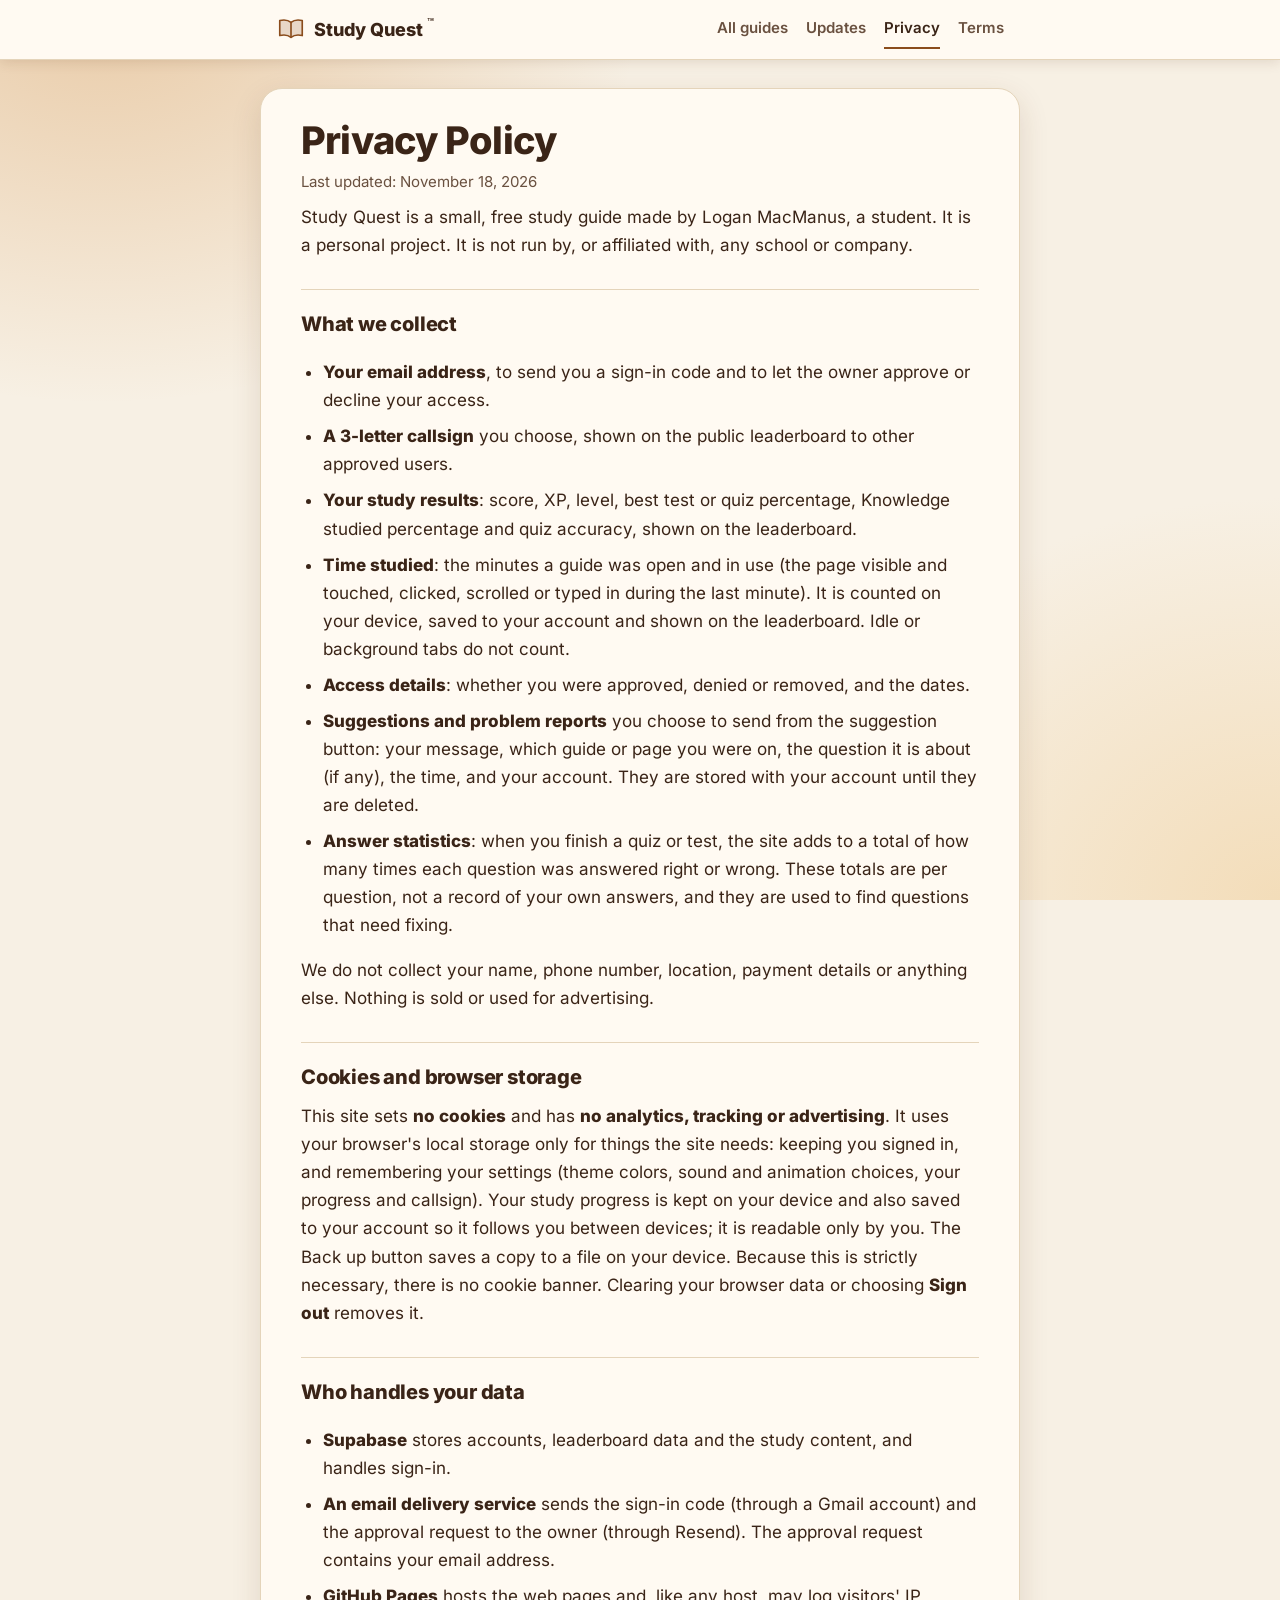
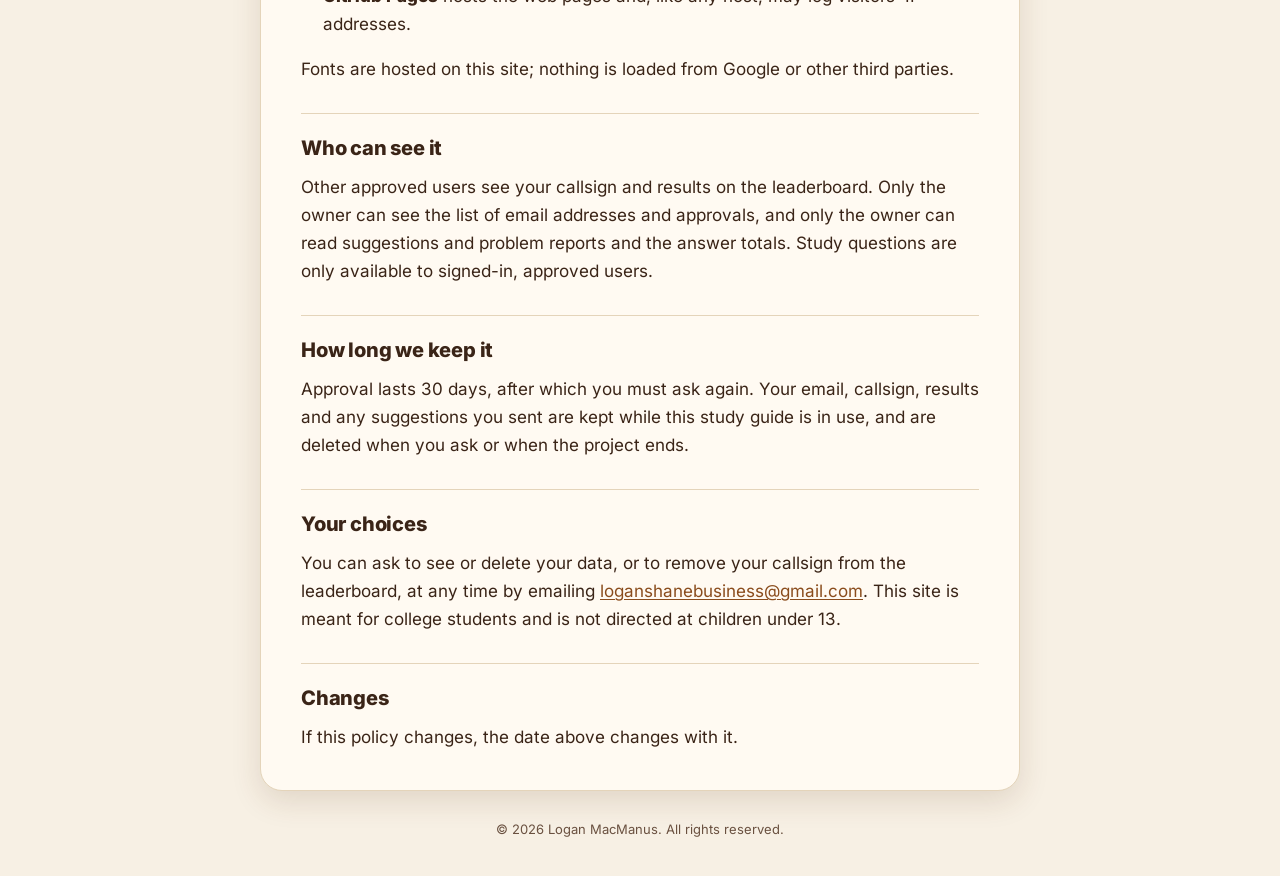
<file: privacy.html>
<!doctype html>
<html lang="en"><head><meta charset="utf-8"><meta http-equiv="Content-Security-Policy" content="default-src 'none'; script-src 'self'; style-src 'self' 'unsafe-inline'; font-src 'self'; base-uri 'none'; form-action 'none'"><meta name="viewport" content="width=device-width,initial-scale=1,viewport-fit=cover"><meta name="robots" content="noindex,nofollow"><meta name="referrer" content="no-referrer"><title>Privacy Policy · Study Quest</title><link rel="stylesheet" href="fonts.css"><meta name="color-scheme" content="light dark"><link rel="stylesheet" href="legal.css?v=2"><script src="legal.js?v=1"></script></head><body><header class="top"><div class="row"><a class="brand" href="./"><svg viewBox="0 0 64 64" width="30" height="30" aria-hidden="true"><path d="M32 18C26 13 16 12 8 14v32c8-2 18-1 24 4 6-5 16-6 24-4V14c-8-2-18-1-24 4Z" fill="currentColor" fill-opacity=".2" stroke="currentColor" stroke-width="3.5" stroke-linejoin="round"/><path d="M32 18v32" stroke="currentColor" stroke-width="3.5"/></svg>Study Quest<span class="tm">™</span></a><nav aria-label="Pages"><a href="./">All guides</a><a href="updates.html">Updates</a><a href="privacy.html" aria-current="page">Privacy</a><a href="terms.html">Terms</a></nav></div></header><main><h1>Privacy Policy</h1><p class="mut">Last updated: November 18, 2026</p>
<p>Study Quest is a small, free study guide made by Logan MacManus, a student. It is a personal project. It is not run by, or affiliated with, any school or company.</p>
<h2>What we collect</h2>
<ul><li><b>Your email address</b>, to send you a sign-in code and to let the owner approve or decline your access.</li>
<li><b>A 3-letter callsign</b> you choose, shown on the public leaderboard to other approved users.</li>
<li><b>Your study results</b>: score, XP, level, best test or quiz percentage, Knowledge studied percentage and quiz accuracy, shown on the leaderboard.</li>
<li><b>Time studied</b>: the minutes a guide was open and in use (the page visible and touched, clicked, scrolled or typed in during the last minute). It is counted on your device, saved to your account and shown on the leaderboard. Idle or background tabs do not count.</li>
<li><b>Access details</b>: whether you were approved, denied or removed, and the dates.</li>
<li><b>Suggestions and problem reports</b> you choose to send from the suggestion button: your message, which guide or page you were on, the question it is about (if any), the time, and your account. They are stored with your account until they are deleted.</li>
<li><b>Answer statistics</b>: when you finish a quiz or test, the site adds to a total of how many times each question was answered right or wrong. These totals are per question, not a record of your own answers, and they are used to find questions that need fixing.</li></ul>
<p>We do not collect your name, phone number, location, payment details or anything else. Nothing is sold or used for advertising.</p>
<h2>Cookies and browser storage</h2>
<p>This site sets <b>no cookies</b> and has <b>no analytics, tracking or advertising</b>. It uses your browser's local storage only for things the site needs: keeping you signed in, and remembering your settings (theme colors, sound and animation choices, your progress and callsign). Your study progress is kept on your device and also saved to your account so it follows you between devices; it is readable only by you. The Back up button saves a copy to a file on your device. Because this is strictly necessary, there is no cookie banner. Clearing your browser data or choosing <b>Sign out</b> removes it.</p>
<h2>Who handles your data</h2>
<ul><li><b>Supabase</b> stores accounts, leaderboard data and the study content, and handles sign-in.</li>
<li><b>An email delivery service</b> sends the sign-in code (through a Gmail account) and the approval request to the owner (through Resend). The approval request contains your email address.</li>
<li><b>GitHub Pages</b> hosts the web pages and, like any host, may log visitors' IP addresses.</li></ul>
<p>Fonts are hosted on this site; nothing is loaded from Google or other third parties.</p>
<h2>Who can see it</h2>
<p>Other approved users see your callsign and results on the leaderboard. Only the owner can see the list of email addresses and approvals, and only the owner can read suggestions and problem reports and the answer totals. Study questions are only available to signed-in, approved users.</p>
<h2>How long we keep it</h2>
<p>Approval lasts 30 days, after which you must ask again. Your email, callsign, results and any suggestions you sent are kept while this study guide is in use, and are deleted when you ask or when the project ends.</p>
<h2>Your choices</h2>
<p>You can ask to see or delete your data, or to remove your callsign from the leaderboard, at any time by emailing <a href="mailto:loganshanebusiness@gmail.com">loganshanebusiness@gmail.com</a>. This site is meant for college students and is not directed at children under 13.</p>
<h2>Changes</h2><p>If this policy changes, the date above changes with it.</p></main><footer class="cp">© 2026 Logan MacManus. All rights reserved.</footer></body></html>
</file>
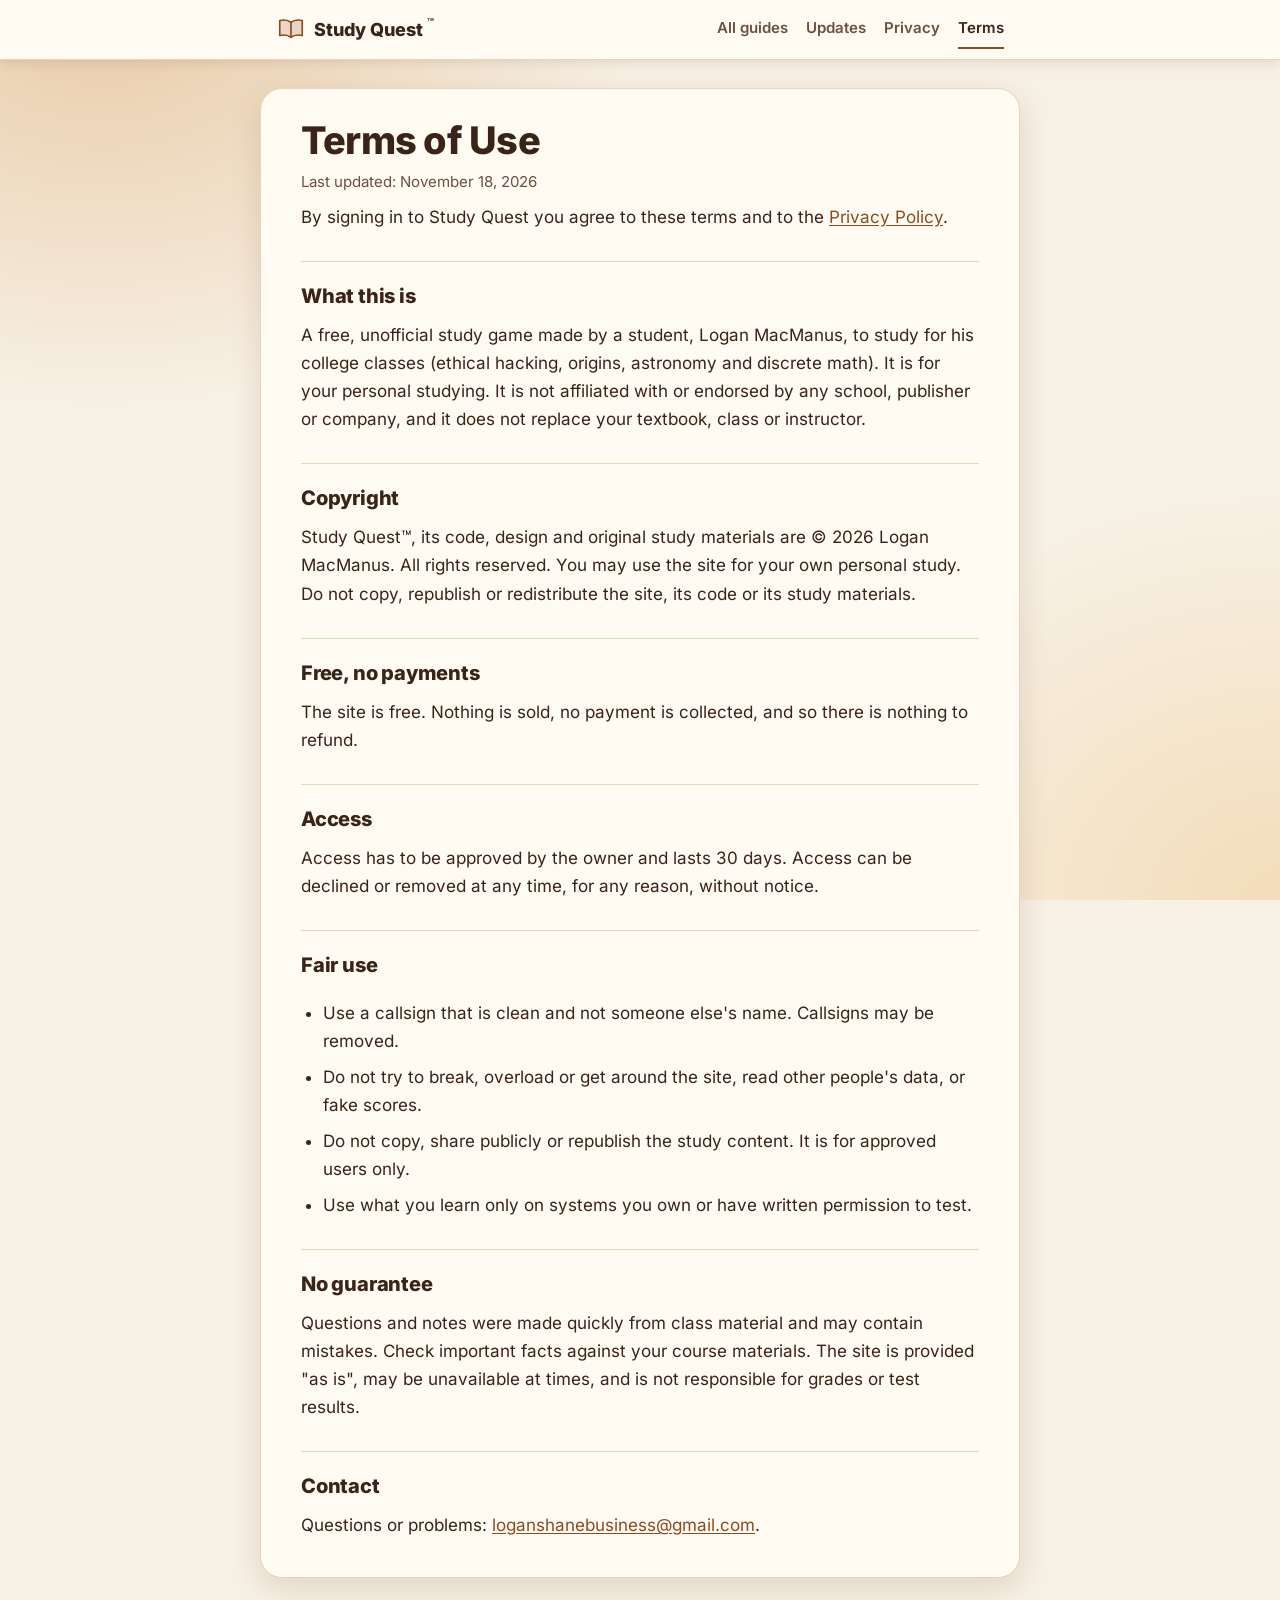
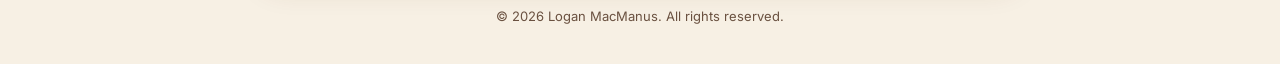
<file: terms.html>
<!doctype html>
<html lang="en"><head><meta charset="utf-8"><meta http-equiv="Content-Security-Policy" content="default-src 'none'; script-src 'self'; style-src 'self' 'unsafe-inline'; font-src 'self'; base-uri 'none'; form-action 'none'"><meta name="viewport" content="width=device-width,initial-scale=1,viewport-fit=cover"><meta name="robots" content="noindex,nofollow"><meta name="referrer" content="no-referrer"><title>Terms of Use · Study Quest</title><link rel="stylesheet" href="fonts.css"><meta name="color-scheme" content="light dark"><link rel="stylesheet" href="legal.css?v=2"><script src="legal.js?v=1"></script></head><body><header class="top"><div class="row"><a class="brand" href="./"><svg viewBox="0 0 64 64" width="30" height="30" aria-hidden="true"><path d="M32 18C26 13 16 12 8 14v32c8-2 18-1 24 4 6-5 16-6 24-4V14c-8-2-18-1-24 4Z" fill="currentColor" fill-opacity=".2" stroke="currentColor" stroke-width="3.5" stroke-linejoin="round"/><path d="M32 18v32" stroke="currentColor" stroke-width="3.5"/></svg>Study Quest<span class="tm">™</span></a><nav aria-label="Pages"><a href="./">All guides</a><a href="updates.html">Updates</a><a href="privacy.html">Privacy</a><a href="terms.html" aria-current="page">Terms</a></nav></div></header><main><h1>Terms of Use</h1><p class="mut">Last updated: November 18, 2026</p>
<p>By signing in to Study Quest you agree to these terms and to the <a href="privacy.html">Privacy Policy</a>.</p>
<h2>What this is</h2><p>A free, unofficial study game made by a student, Logan MacManus, to study for his college classes (ethical hacking, origins, astronomy and discrete math). It is for your personal studying. It is not affiliated with or endorsed by any school, publisher or company, and it does not replace your textbook, class or instructor.</p>
<h2>Copyright</h2><p>Study Quest™, its code, design and original study materials are © 2026 Logan MacManus. All rights reserved. You may use the site for your own personal study. Do not copy, republish or redistribute the site, its code or its study materials.</p>
<h2>Free, no payments</h2><p>The site is free. Nothing is sold, no payment is collected, and so there is nothing to refund.</p>
<h2>Access</h2><p>Access has to be approved by the owner and lasts 30 days. Access can be declined or removed at any time, for any reason, without notice.</p>
<h2>Fair use</h2><ul><li>Use a callsign that is clean and not someone else's name. Callsigns may be removed.</li>
<li>Do not try to break, overload or get around the site, read other people's data, or fake scores.</li>
<li>Do not copy, share publicly or republish the study content. It is for approved users only.</li>
<li>Use what you learn only on systems you own or have written permission to test.</li></ul>
<h2>No guarantee</h2><p>Questions and notes were made quickly from class material and may contain mistakes. Check important facts against your course materials. The site is provided "as is", may be unavailable at times, and is not responsible for grades or test results.</p>
<h2>Contact</h2><p>Questions or problems: <a href="mailto:loganshanebusiness@gmail.com">loganshanebusiness@gmail.com</a>.</p></main><footer class="cp">© 2026 Logan MacManus. All rights reserved.</footer></body></html>
</file>
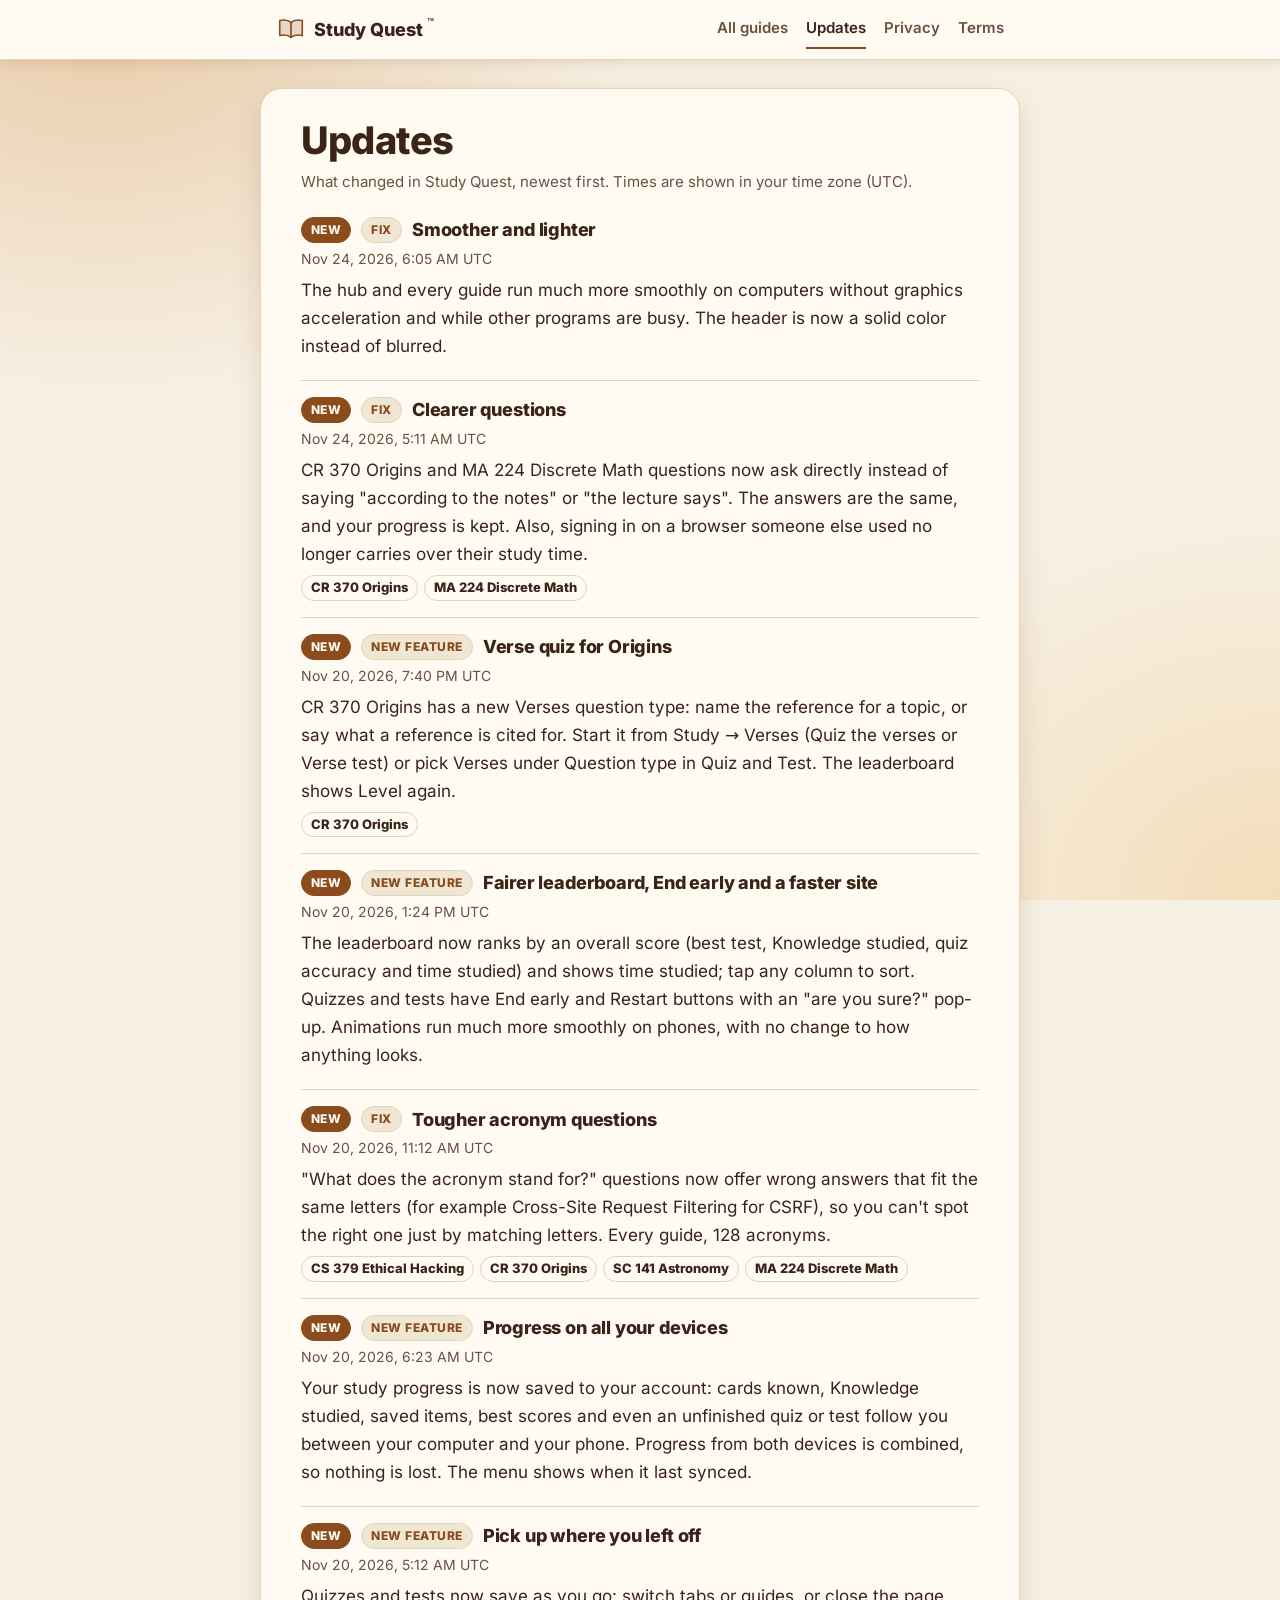
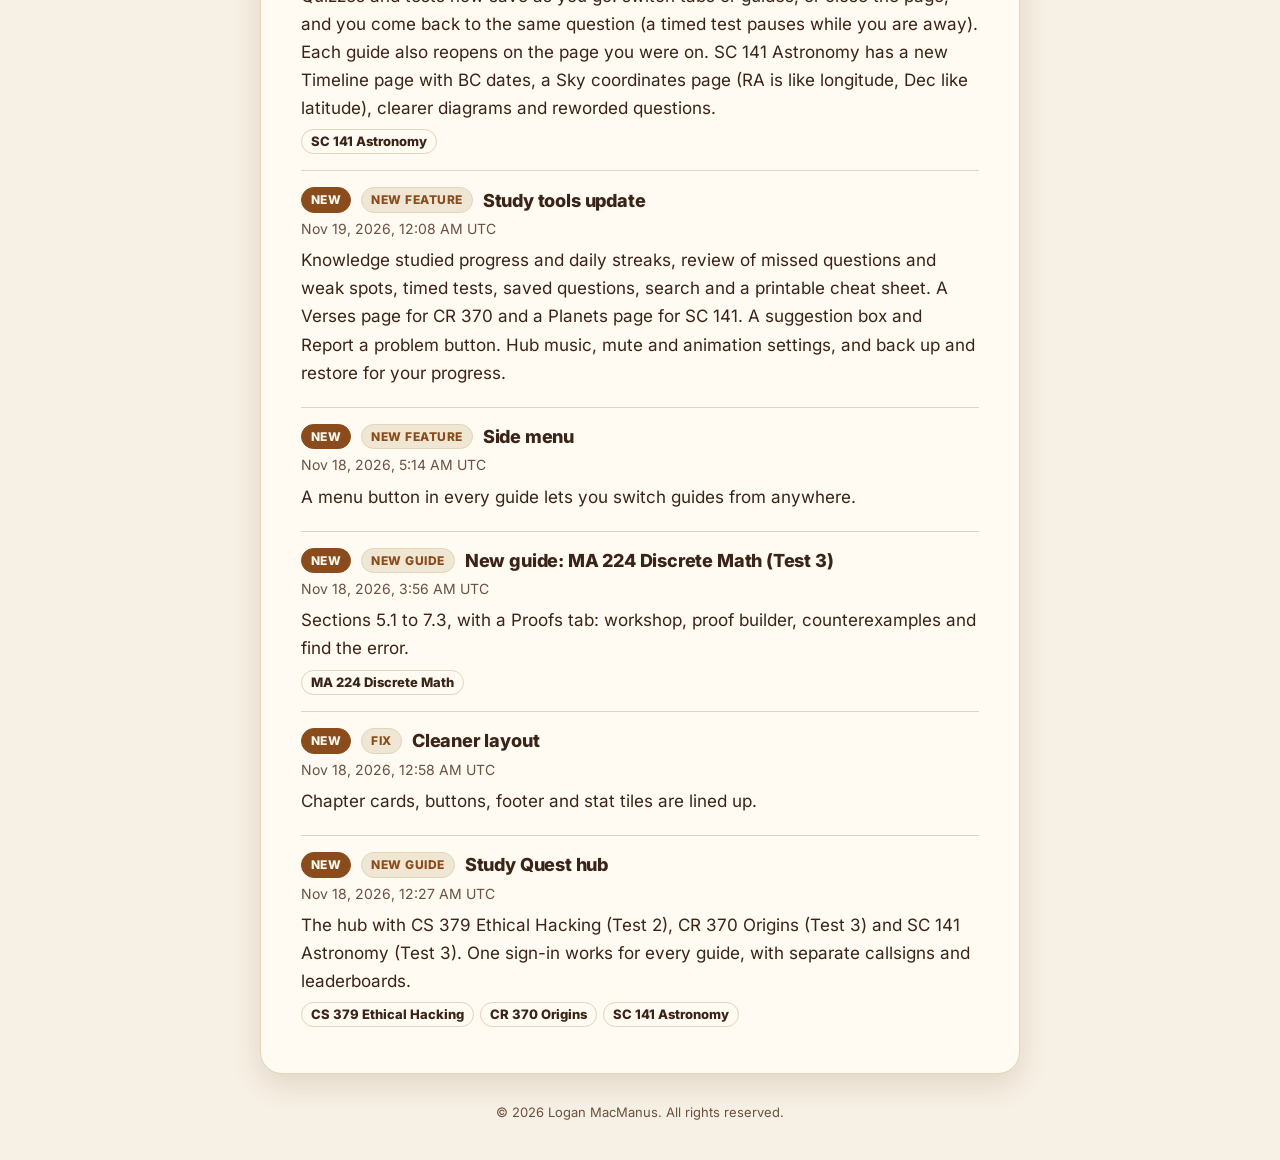
<file: updates.html>
<!doctype html>
<html lang="en"><head><meta charset="utf-8"><meta http-equiv="Content-Security-Policy" content="default-src 'none'; script-src 'self'; style-src 'self' 'unsafe-inline'; font-src 'self'; connect-src 'self'; base-uri 'none'; form-action 'none'"><meta name="viewport" content="width=device-width,initial-scale=1,viewport-fit=cover"><meta name="robots" content="noindex,nofollow"><meta name="referrer" content="no-referrer"><title>Updates · Study Quest</title><link rel="stylesheet" href="fonts.css"><meta name="color-scheme" content="light dark"><link rel="stylesheet" href="legal.css?v=2"><script src="legal.js?v=1"></script></head><body><header class="top"><div class="row"><a class="brand" href="./"><svg viewBox="0 0 64 64" width="30" height="30" aria-hidden="true"><path d="M32 18C26 13 16 12 8 14v32c8-2 18-1 24 4 6-5 16-6 24-4V14c-8-2-18-1-24 4Z" fill="currentColor" fill-opacity=".2" stroke="currentColor" stroke-width="3.5" stroke-linejoin="round"/><path d="M32 18v32" stroke="currentColor" stroke-width="3.5"/></svg>Study Quest<span class="tm">™</span></a><nav aria-label="Pages"><a href="./">All guides</a><a href="updates.html" aria-current="page">Updates</a><a href="privacy.html">Privacy</a><a href="terms.html">Terms</a></nav></div></header><main><h1>Updates</h1><p class="mut" id="tz">What changed in Study Quest, newest first.</p>
<div id="list" aria-live="polite"><p class="mut">Loading updates…</p></div></main><footer class="cp">© 2026 Logan MacManus. All rights reserved.</footer><script src="updates.js?v=1"></script></body></html>
</file>
<file: fonts.css>
@font-face{font-family:'Inter';font-style:normal;font-weight:400;font-display:swap;src:url(fonts/inter-latin-400-normal.woff2) format('woff2')}
@font-face{font-family:'Inter';font-style:normal;font-weight:500;font-display:swap;src:url(fonts/inter-latin-500-normal.woff2) format('woff2')}
@font-face{font-family:'Inter';font-style:normal;font-weight:600;font-display:swap;src:url(fonts/inter-latin-600-normal.woff2) format('woff2')}
@font-face{font-family:'Inter';font-style:normal;font-weight:800;font-display:swap;src:url(fonts/inter-latin-800-normal.woff2) format('woff2')}
@font-face{font-family:'Space Grotesk';font-style:normal;font-weight:500;font-display:swap;src:url(fonts/space-grotesk-latin-500-normal.woff2) format('woff2')}
@font-face{font-family:'Space Grotesk';font-style:normal;font-weight:700;font-display:swap;src:url(fonts/space-grotesk-latin-700-normal.woff2) format('woff2')}
</file>
<file: shared/extras.css>
/* Shared extras for the hub and every guide: suggestion box, settings controls, dialogs and the update dot.
   Only the page's own CSS variables are used (--card, --tx, --mut, --bd, --ac, --bt, --bg2, --bad, --ok, --fb, --fd), so the
   same rules match the warm hub and every guide look (cyan, origins, cosmos, chalk) in light and dark. */
#sq-suggest{position:fixed;right:max(14px,env(safe-area-inset-right,0px));bottom:var(--sq-sg-b,calc(14px + env(safe-area-inset-bottom,0px)));z-index:60;width:52px;height:52px;margin:0;padding:0;border-radius:50%;border:2px solid var(--card);background:var(--ac);color:var(--bt);font-size:22px;line-height:1;display:grid;place-items:center;cursor:pointer;box-shadow:0 6px 20px var(--glow,var(--shadow,rgba(0,0,0,.3)));transition:transform .2s}
#sq-suggest:hover{transform:translateY(-2px)}
#sq-suggest:active{transform:scale(.94)}
#sq-suggest[hidden]{display:none}
#sq-suggest:focus-visible{outline:3px solid var(--ac);outline-offset:3px}
body[data-view="study"] #sq-suggest,body[data-view="quiz"] #sq-suggest,body[data-view="test"] #sq-suggest,body[data-view="run"] #sq-suggest,body[data-view="res"] #sq-suggest,body[data-view="proofs"] #sq-suggest{display:none}
html.sq-lock{overflow:hidden}
.sq-ov{position:fixed;inset:0;z-index:88;display:grid;place-items:center;overflow:auto;padding:max(16px,env(safe-area-inset-top,0px)) max(16px,env(safe-area-inset-right,0px)) max(16px,env(safe-area-inset-bottom,0px)) max(16px,env(safe-area-inset-left,0px));background:rgba(8,8,12,.62);-webkit-backdrop-filter:blur(4px);backdrop-filter:blur(4px)}
.sq-dlg{box-sizing:border-box;width:100%;max-width:460px;max-height:calc(100vh - 32px);max-height:calc(100dvh - 32px);overflow:auto;overscroll-behavior:contain;background:var(--card);color:var(--tx);border:1px solid var(--bd);border-radius:22px;padding:18px 20px 18px;box-shadow:0 24px 60px rgba(0,0,0,.45);font:15px/1.5 var(--fb,system-ui,sans-serif);text-align:left;animation:sqpop .3s cubic-bezier(.22,1,.36,1) both}
.sq-dlg *{box-sizing:border-box}
.sq-dh{display:flex;align-items:center;gap:10px;margin-bottom:8px}
.sq-dh h2{flex:1;margin:0;font:700 20px/1.25 var(--fd,var(--fb,system-ui,sans-serif));letter-spacing:-.01em;color:var(--tx)}
.sq-x{flex:none;width:40px;height:40px;border-radius:50%;border:1px solid var(--bd);background:var(--bg2);color:var(--tx);font-size:15px;line-height:1;cursor:pointer;display:grid;place-items:center;padding:0}
.sq-dlg :focus-visible{outline:3px solid var(--ac);outline-offset:2px}
.sq-mut{color:var(--mut);margin:0 0 12px;font-size:14px}
.sq-seg{display:flex;gap:4px;background:var(--bg2);border:1px solid var(--bd);border-radius:999px;padding:3px;margin:0 0 12px}
.sq-seg label{position:relative;flex:1;min-width:0;display:block}
.sq-seg input{position:absolute;inset:0;width:100%;height:100%;margin:0;opacity:0;cursor:pointer}
.sq-seg span{display:block;text-align:center;padding:9px 6px;border-radius:999px;font-weight:700;font-size:14px;color:var(--mut);overflow-wrap:anywhere}
.sq-seg input:checked+span{background:var(--ac);color:var(--bt)}
.sq-seg input:focus-visible+span{outline:3px solid var(--ac);outline-offset:2px}
.sq-lab{display:block;font-size:12px;font-weight:800;letter-spacing:.06em;text-transform:uppercase;color:var(--mut);margin:10px 0 4px}
.sq-q{margin:0 0 10px;padding:8px 12px;border-left:4px solid var(--ac);background:var(--bg2);border-radius:0 10px 10px 0;font-size:14px;max-height:7.5em;overflow:auto;overflow-wrap:anywhere;color:var(--tx)}
.sq-ta{display:block;width:100%;min-height:120px;resize:vertical;padding:10px 12px;border-radius:14px;border:2px solid var(--bd);background:var(--bg2);color:var(--tx);font:16px/1.45 var(--fb,system-ui,sans-serif)}
.sq-ta:focus{border-color:var(--ac);outline:none;box-shadow:0 0 0 3px var(--bd)}
.sq-count{text-align:right;font-size:12px;color:var(--mut);margin:3px 2px 0}
.sq-msg{min-height:0;margin:8px 2px 0;font-size:14px;font-weight:600;color:var(--tx)}
.sq-msg:empty{display:none}
.sq-msg.bad{color:var(--bad);font-weight:700}
.sq-msg.ok{color:var(--ok);font-weight:700}
.sq-act{display:flex;flex-wrap:wrap;justify-content:flex-end;gap:10px;margin-top:14px}
.sq-b{min-height:44px;padding:8px 20px;border-radius:999px;border:2px solid var(--bd);background:var(--bg2);color:var(--tx);font:700 15px/1.2 var(--fb,system-ui,sans-serif);cursor:pointer}
.sq-b.pri{background:var(--ac);border-color:var(--ac);color:var(--bt)}
.sq-b[disabled]{opacity:.55;cursor:default}
/* settings rows: used in the guide side menu and in the hub settings dialog */
.sq-set{display:flex;flex-direction:column;gap:2px}
.sq-r{display:flex;align-items:center;gap:12px;width:100%;min-height:46px;margin:0;padding:6px 10px;border:0;border-radius:12px;background:none;color:var(--tx);font:650 15px/1.25 var(--fb,system-ui,sans-serif);text-align:left;cursor:pointer;text-decoration:none}
button.sq-r:hover,button.sq-r:focus-visible{background:var(--bg2)}
div.sq-r{cursor:default}
.sq-ri{flex:none;width:34px;height:34px;border-radius:10px;display:grid;place-items:center;font-size:18px;background:var(--bg2);border:1px solid var(--bd)}
.sq-rt{display:flex;flex-direction:column;min-width:0;flex:1;line-height:1.25}
.sq-rt small{color:var(--mut);font-weight:500;font-size:12.5px}
.sq-tog{flex:none;position:relative;width:42px;height:24px;border-radius:99px;background:var(--bd);transition:background .2s}
.sq-tog::after{content:"";position:absolute;left:3px;top:3px;width:18px;height:18px;border-radius:50%;background:var(--card);box-shadow:0 1px 3px rgba(0,0,0,.35);transition:transform .2s}
[aria-checked="true"]>.sq-tog{background:var(--ac)}
[aria-checked="true"]>.sq-tog::after{transform:translateX(18px)}
.sq-ms{display:flex;gap:4px;margin-top:5px}
.sq-ms button{min-width:52px;min-height:34px;padding:2px 10px;border-radius:999px;border:1px solid var(--bd);background:var(--bg2);color:var(--tx);font:700 13px/1 var(--fb,system-ui,sans-serif);cursor:pointer}
.sq-ms button[aria-pressed="true"]{background:var(--ac);border-color:var(--ac);color:var(--bt)}
.sq-set .sq-msg{margin:6px 10px 2px}
.sq-conf{margin:6px 10px 2px;padding:10px 12px;border:1px solid var(--bd);border-radius:12px;background:var(--bg2);font-size:14px;font-weight:600}
.sq-conf .sq-act{justify-content:flex-start;margin-top:8px}
.sq-conf .sq-b{min-height:40px;padding:6px 16px}
/* update dot and the copyright line in the side menu */
.sq-dot{display:inline-block;flex:none;width:9px;height:9px;border-radius:50%;background:var(--bad)}
.sq-dot[hidden]{display:none}
.sq-dot.guide{width:auto;height:auto;min-width:34px;padding:1px 6px;border-radius:99px;font:800 10px/1.5 var(--fb,system-ui,sans-serif);letter-spacing:.04em;color:var(--bt)}
#navbtn{position:relative}
#navbtn .sq-dot{position:absolute;top:5px;right:5px;box-shadow:0 0 0 2px var(--card)}
#navbtn .sq-dot.guide{display:none}
.navcp{margin:auto 0 0;padding:14px 8px 0;font-size:12px;color:var(--mut);text-align:center}
@keyframes sqpop{from{opacity:0;transform:translateY(8px) scale(.97)}to{opacity:1;transform:none}}
@media(prefers-reduced-motion:reduce){html:not(.sq-anim-on) .sq-dlg{animation:none}html:not(.sq-anim-on) #sq-suggest,html:not(.sq-anim-on) .sq-tog,html:not(.sq-anim-on) .sq-tog::after{transition:none}}
html.sq-anim-off .sq-dlg{animation:none}html.sq-anim-off #sq-suggest,html.sq-anim-off .sq-tog,html.sq-anim-off .sq-tog::after{transition:none}
@media(max-width:360px){.sq-dlg{padding:14px 14px}.sq-b{padding:8px 14px}}
#acct.navd a .sq-dot{margin-left:auto}
#acct.navd .sq-set{margin:0}
/* the old footer rule "#acct button" (app.css) is more specific than the classes above: restate the look inside the side menu */
#acct.navd .sq-r{display:flex;min-height:46px;padding:6px 10px;color:var(--tx);font-size:15px;font-weight:650;text-decoration:none}
#acct.navd .sq-ms button{display:inline-flex;align-items:center;justify-content:center;min-width:52px;min-height:34px;padding:2px 10px;font-size:13px;font-weight:700;color:var(--tx);text-decoration:none}
#acct.navd .sq-ms button[aria-pressed="true"]{color:var(--bt)}
#acct.navd .sq-b{display:inline-flex;align-items:center;justify-content:center;min-height:40px;padding:6px 16px;font-size:15px;font-weight:700;color:var(--tx);text-decoration:none}
#acct.navd .sq-b.pri{color:var(--bt)}
#acct.navd .sq-conf,#acct.navd .sq-msg{font-size:14px;color:var(--tx)}
#acct.navd .sq-msg.bad{color:var(--bad)}#acct.navd .sq-msg.ok{color:var(--ok)}
/* leaderboard: sortable column headers (buttons that look like the header text) */
.lb th button.rks{appearance:none;background:none;border:0;margin:0;padding:4px 2px;min-height:32px;font:inherit;letter-spacing:inherit;text-transform:inherit;color:inherit;cursor:pointer;white-space:nowrap;border-radius:6px}
.lb th button.rks:hover{color:var(--tx)}
.lb th button.rks.on{color:var(--tx);font-weight:800}
.lb th button.rks:focus-visible{outline:3px solid var(--ac);outline-offset:2px}
.lb td,.lb th{white-space:nowrap}
</file>
<file: shared/app.css>
/* Shared styles for all study guides. Per-guide overrides stay inline in each guide page. */
/* Layout concept: a sticky game HUD (logo, player, music, tabs) over a live network backdrop; one card column below it. */
:root{--bg:#eaf2fb;--bg2:#dde9f6;--card:#fff;--cardA:rgba(255,255,255,.88);--tx:#0a1b2f;--mut:#4d6580;--ac:#0a7090;--bt:#fff;--ac2:#2563eb;--ok:#166534;--bad:#b91c1c;--warn:#b45309;--bd:#c9d9ea;--glow:rgba(11,122,153,.25);--net:11,122,153;
--fd:"Space Grotesk","Inter",system-ui,sans-serif;--fb:"Inter",system-ui,-apple-system,"Segoe UI",Roboto,sans-serif}
@media(prefers-color-scheme:dark){:root:not([data-theme="light"]){--bg:#050d18;--bg2:#08182b;--card:#0b1e33;--cardA:rgba(11,30,51,.86);--tx:#e8f2fc;--mut:#93abc6;--ac:#22d3ee;--ac2:#60a5fa;--ok:#4ade80;--bad:#fb7185;--warn:#fbbf24;--bd:#183552;--glow:rgba(34,211,238,.3);--net:34,211,238;--bt:#041321;color-scheme:dark}}
:root[data-theme="dark"]{--bg:#050d18;--bg2:#08182b;--card:#0b1e33;--cardA:rgba(11,30,51,.86);--tx:#e8f2fc;--mut:#93abc6;--ac:#22d3ee;--ac2:#60a5fa;--ok:#4ade80;--bad:#fb7185;--warn:#fbbf24;--bd:#183552;--glow:rgba(34,211,238,.3);--net:34,211,238;--bt:#041321;color-scheme:dark}
*{box-sizing:border-box;-webkit-tap-highlight-color:transparent}
html{height:100%;-webkit-text-size-adjust:100%}
body{margin:0;min-height:100%;color:var(--tx);font:16px/1.55 var(--fb);background:var(--bg);touch-action:manipulation;overflow-x:hidden}
body::before{content:"";position:fixed;inset:0 0 auto;height:env(safe-area-inset-top,0px);z-index:30;background:var(--card)}
#bg{position:fixed;inset:0;width:100%;height:100%;z-index:0;pointer-events:none}
#app{position:relative;z-index:1}
button,input{font:inherit;color:inherit}
button{cursor:pointer;border:0;background:none;touch-action:manipulation}
:focus-visible{outline:3px solid var(--ac);outline-offset:2px;border-radius:8px}
h1,h2,h3{font-family:var(--fd);margin:0;text-wrap:balance}
h2{font-size:22px;margin-bottom:6px}h3{font-size:16px;margin-bottom:6px}
.mut{color:var(--mut)}
#hud{position:sticky;top:env(safe-area-inset-top,0px);z-index:20;background:linear-gradient(var(--cardA),var(--cardA)),var(--bg);border-bottom:1px solid var(--bd);box-shadow:0 6px 24px rgba(0,0,0,.12)}
.row{display:flex;align-items:center;gap:8px;padding:7px max(16px,env(safe-area-inset-right,0px)) 7px max(16px,env(safe-area-inset-left,0px));max-width:1040px;margin:0 auto}
.brand{display:flex;align-items:center;gap:8px;font:700 15px var(--fd);letter-spacing:.07em;white-space:nowrap;min-width:0}
.brand b{background:linear-gradient(90deg,var(--ac),var(--ac2));-webkit-background-clip:text;background-clip:text;color:transparent}
.sp{flex:1}
.pill{display:flex;align-items:center;gap:6px;border:1px solid var(--bd);border-radius:99px;padding:3px 10px;font-size:13px;font-weight:700;white-space:nowrap;min-height:36px;background:var(--cardA)}
.pill.me{cursor:pointer}
.ib{flex:none;width:40px;height:40px;border-radius:50%;border:1px solid var(--bd);display:grid;place-items:center;font-size:17px;background:var(--cardA);transition:transform .15s,box-shadow .2s}
.ib:active{transform:scale(.9)}.ib.off{opacity:.5;text-decoration:line-through}
.ib.on{box-shadow:0 0 0 2px var(--ac),0 0 16px var(--glow)}
#tabs{display:flex;gap:6px;overflow-x:auto;scrollbar-width:none;padding:0 max(16px,env(safe-area-inset-right,0px)) 8px max(16px,env(safe-area-inset-left,0px));max-width:1040px;margin:0 auto}
#tabs::-webkit-scrollbar,#chips::-webkit-scrollbar{display:none}
.tab{flex:1;min-width:76px;min-height:44px;border-radius:12px;font-weight:700;color:var(--mut);transition:.2s;white-space:nowrap}
.tab.on{color:var(--bt);background:linear-gradient(135deg,var(--ac),var(--ac2));box-shadow:0 6px 18px var(--glow)}
.tab:active{transform:scale(.95)}
#xpbar{height:4px;background:var(--bd)}#xpbar i{display:block;height:100%;width:0;background:linear-gradient(90deg,var(--ac),var(--ac2));transition:width .7s cubic-bezier(.2,.9,.3,1)}
#chips{display:flex;gap:10px;overflow-x:auto;padding:12px max(16px,env(safe-area-inset-right,0px)) 6px max(16px,env(safe-area-inset-left,0px));max-width:1040px;margin:0 auto;scrollbar-width:none}
.chip{flex:none;display:flex;flex-direction:column;align-items:center;gap:4px;min-width:66px;transition:transform .2s}
.chip:active{transform:scale(.92)}
.ring{width:54px;height:54px;border-radius:50%;display:grid;place-items:center;background:conic-gradient(var(--ac) calc(var(--p,0)*1%),var(--bd) 0);transition:.3s}
.ring b::before{content:attr(data-g)}
.ring b{width:44px;height:44px;border-radius:50%;background:var(--card);display:grid;place-items:center;font:700 16px var(--fd)}
.chip small{font-size:11px;font-weight:700;color:var(--mut)}
.chip.on .ring{box-shadow:0 0 0 3px var(--bg),0 0 0 5px var(--ac),0 8px 22px var(--glow);transform:translateY(-2px)}
.chip.on small{color:var(--ac)}
main{max-width:1040px;margin:0 auto;padding:8px max(16px,env(safe-area-inset-right,0px)) 90px max(16px,env(safe-area-inset-left,0px))}
.page{animation:slide .38s cubic-bezier(.2,.9,.3,1) both}
@keyframes slide{from{opacity:0;transform:translateY(14px)}to{opacity:1;transform:none}}
.card{background:var(--cardA);border:1px solid var(--bd);border-radius:18px;padding:18px;margin:0 0 14px;box-shadow:0 8px 28px rgba(0,0,0,.08);animation:slide .4s both;min-width:0}
.grid{display:grid;grid-template-columns:repeat(auto-fill,minmax(230px,1fr));gap:12px;margin-bottom:14px}.grid .card{margin:0}
.btn{min-height:46px;padding:10px 20px;border-radius:12px;font-weight:800;color:var(--bt);background:linear-gradient(135deg,var(--ac),var(--ac2));box-shadow:0 8px 20px var(--glow);transition:transform .15s,filter .2s}
.btn:active{transform:scale(.96)}.btn.g{background:var(--bg2);color:var(--tx);box-shadow:none;border:1px solid var(--bd)}.btn.s{min-height:38px;padding:6px 14px;font-size:14px}
.btn:disabled{opacity:.45;cursor:not-allowed;box-shadow:none}
@media(hover:hover){.btn:hover:not(:disabled){filter:brightness(1.1)}.opt:hover:not(:disabled){border-color:var(--ac)}.tab:hover{color:var(--tx)}.tab.on:hover{color:var(--bt)}.card.hv:hover{transform:translateY(-3px);box-shadow:0 14px 34px var(--glow)}}
.card.hv{transition:transform .2s,box-shadow .2s}
.tog{display:inline-flex;border:1px solid var(--bd);border-radius:12px;overflow:hidden;margin:6px 8px 6px 0;flex-wrap:wrap}
.tog button{padding:9px 14px;min-height:44px;font-weight:700;color:var(--mut)}.tog button.on{background:var(--ac);color:var(--bt)}
.lab{display:block;font-size:12px;font-weight:800;letter-spacing:.08em;text-transform:uppercase;color:var(--mut);margin-top:10px}
.opt{display:flex;gap:12px;align-items:flex-start;width:100%;min-height:52px;text-align:left;background:var(--bg2);border:2px solid var(--bd);border-radius:14px;padding:12px 14px;margin:9px 0;transition:.2s;animation:slide .35s both}
.opt i{flex:none;width:28px;height:28px;border-radius:8px;background:var(--card);display:grid;place-items:center;font-style:normal;font-weight:800;font-size:13px;color:var(--ac)}
.opt span{min-width:0;overflow-wrap:anywhere}
.opt:active:not(:disabled){transform:scale(.985)}
.opt.sel{border-color:var(--ac);background:var(--glow)}
.opt.ok{border-color:var(--ok);background:rgba(34,197,94,.18);animation:pop .45s}
.opt.no{border-color:var(--bad);background:rgba(244,63,94,.16);animation:shake .45s}
.opt.ok i{background:var(--ok);color:#04210f}.opt.no i{background:var(--bad);color:var(--bt)}
@keyframes pop{40%{transform:scale(1.035);box-shadow:0 0 0 6px rgba(34,197,94,.25)}}
@keyframes shake{20%{transform:translateX(-9px)}60%{transform:translateX(9px)}100%{transform:none}}
.bar{height:10px;background:var(--bd);border-radius:9px;overflow:hidden}.bar i{display:block;height:100%;background:linear-gradient(90deg,var(--ac),var(--ac2));border-radius:9px;transition:width .6s cubic-bezier(.2,.9,.3,1)}
.tag{display:inline-block;font-size:11px;font-weight:800;border:1px solid var(--ac);color:var(--ac);border-radius:7px;padding:1px 7px;margin:0 6px 4px 0}
.fb{margin-top:12px;padding:12px 14px;border-left:4px solid var(--ac);background:var(--bg2);border-radius:10px;animation:slide .3s}
.fb.good{border-color:var(--ok)}.fb.badc{border-color:var(--bad)}
.note,.gl{border:1px solid var(--bd);border-radius:14px;padding:12px 14px;margin:8px 0;background:var(--bg2);animation:slide .35s both}
.note b,.gl b{color:var(--ac)}
.gl .ex{display:inline-block;font-size:12px;font-weight:700;background:var(--glow);border-radius:7px;padding:1px 8px;margin-left:6px}
.search{width:100%;min-height:46px;border-radius:12px;border:1px solid var(--bd);background:var(--bg2);padding:8px 14px;margin:8px 0}
.fc{perspective:1000px;margin:10px auto;max-width:600px;height:270px}
.fci{position:relative;width:100%;height:100%;transform-style:preserve-3d;transition:transform .55s cubic-bezier(.2,.9,.3,1)}
.fc.flip .fci{transform:rotateY(180deg)}
.face{position:absolute;inset:0;backface-visibility:hidden;-webkit-backface-visibility:hidden;border-radius:20px;border:1px solid var(--bd);display:flex;align-items:center;justify-content:center;text-align:center;padding:22px;overflow:auto;background:linear-gradient(145deg,var(--card),var(--bg2));box-shadow:0 14px 40px var(--glow);cursor:pointer}
.face.back{transform:rotateY(180deg)}.face b{font:700 22px var(--fd);color:var(--ac)}
.badge{text-align:center;padding:10px;border-radius:14px;border:1px solid var(--bd);background:var(--bg2);transition:.3s;font-size:13px}
.badge.off{filter:grayscale(1)}.badge.off span{opacity:.4}.badge span{font-size:28px;display:block}
.badge.new{animation:pop .6s}
.big{font:700 54px var(--fd);background:linear-gradient(90deg,var(--ac),var(--ac2));-webkit-background-clip:text;background-clip:text;color:transparent;line-height:1.1}
.lb{width:100%;border-collapse:collapse;font-variant-numeric:tabular-nums}
.lb th{font-size:12px;letter-spacing:.06em;text-transform:uppercase;color:var(--mut);text-align:left;padding:6px 8px}
.lb td{padding:9px 8px;border-top:1px solid var(--bd)}
.lb tr.me td{background:var(--glow);font-weight:800}
.lb tr.me .tag{color:var(--tx);border-color:var(--tx)}
.lb .nm{font:700 18px var(--fd);letter-spacing:.14em}
.scroll{overflow-x:auto}
.float{position:fixed;z-index:50;pointer-events:none;font-weight:900;color:var(--ac);animation:fl 1.2s forwards;text-shadow:0 2px 10px var(--glow)}
@keyframes fl{to{transform:translateY(-70px);opacity:0}}
.p{position:fixed;z-index:60;width:9px;height:9px;border-radius:2px;pointer-events:none;animation:pf 1s ease-out forwards}
@keyframes pf{to{transform:translate(var(--dx),var(--dy)) rotate(var(--r));opacity:0}}
#flash{position:fixed;inset:0;z-index:40;pointer-events:none;opacity:0}
#flash.g{animation:fg .5s}#flash.r{animation:fr .5s}
@keyframes fg{30%{opacity:1;box-shadow:inset 0 0 90px 10px rgba(34,197,94,.35)}}
@keyframes fr{30%{opacity:1;box-shadow:inset 0 0 90px 10px rgba(244,63,94,.4)}}
.ov{position:fixed;inset:0;z-index:70;display:none;place-items:center;background:rgba(2,8,16,.72);backdrop-filter:blur(5px);-webkit-backdrop-filter:blur(5px);padding:max(16px,env(safe-area-inset-top,0px)) max(16px,env(safe-area-inset-right,0px)) max(16px,env(safe-area-inset-bottom,0px)) max(16px,env(safe-area-inset-left,0px))}
.ov.on{display:grid;animation:slide .3s}
.ov .card{text-align:center;max-width:380px;width:100%;margin:0;animation:pop .6s}
.cnt{display:flex;align-items:center;justify-content:center;gap:12px;margin:12px 0 4px}
.cring{position:relative;width:46px;height:46px;border-radius:50%;display:grid;place-items:center}
.cring svg{position:absolute;inset:0;width:46px;height:46px;transform:rotate(-90deg);overflow:visible}
.cring .rt{fill:none;stroke:var(--bd);stroke-width:5}.cring .ra{fill:none;stroke:var(--ac);stroke-width:5;stroke-linecap:butt}
.cring b{position:relative;width:36px;height:36px;border-radius:50%;background:var(--card);display:grid;place-items:center;font:700 18px var(--fd)}
.nameinp{width:100%;max-width:220px;text-align:center;font:700 38px var(--fd);letter-spacing:.35em;text-transform:uppercase;padding:8px 6px 8px 22px;min-height:64px;border-radius:14px;border:2px solid var(--bd);background:var(--bg2);margin:10px 0}
.nameinp:focus{border-color:var(--ac);outline:none;box-shadow:0 0 0 4px var(--glow)}
.err{color:var(--bad);font-weight:700;min-height:24px;font-size:14px}
.fire{display:inline-block;animation:fire 1s infinite alternate}@keyframes fire{to{transform:scale(1.2) rotate(6deg)}}
.hero{display:flex;gap:18px;align-items:center;flex-wrap:wrap}
.hero .t{flex:1;min-width:220px}
.cico{display:inline-grid;place-items:center;width:42px;height:42px;border-radius:12px;background:var(--glow);font-size:22px;animation:bob 3.2s ease-in-out infinite}
@keyframes bob{50%{transform:translateY(-4px) rotate(-4deg)}}
figure{margin:12px 0;color:var(--ac)}figure figcaption{color:var(--mut);font-size:13px;margin-top:4px}svg{max-width:100%;height:auto}
.logo svg .sweep{transform-origin:50% 50%;animation:spin 3.6s linear infinite}
.logo svg .blip{animation:blip 2.4s ease-in-out infinite}.logo svg .blip.b2{animation-delay:.8s}.logo svg .blip.b3{animation-delay:1.6s}
.logo svg .ringp{transform-origin:50% 50%;animation:ringp 3s ease-out infinite}.logo svg .ringp.r2{animation-delay:1.5s}
@keyframes spin{to{transform:rotate(360deg)}}@keyframes blip{0%,100%{opacity:.15}40%{opacity:1}}@keyframes ringp{0%{transform:scale(.5);opacity:.8}100%{transform:scale(1.15);opacity:0}}
.star{transform-box:fill-box;transform-origin:50% 50%;animation:starpop .8s cubic-bezier(.2,1.6,.4,1) both}@keyframes starpop{from{transform:scale(0) rotate(-90deg)}to{transform:none}}
.stat{display:flex;gap:12px;flex-wrap:wrap}.stat div{flex:1;min-width:92px;background:var(--bg2);border-radius:12px;padding:10px;text-align:center;border:1px solid var(--bd)}.stat b{display:block;font:700 22px var(--fd);color:var(--ac)}
.toast{position:fixed;left:50%;bottom:calc(20px + env(safe-area-inset-bottom,0px));transform:translateX(-50%);z-index:80;background:var(--card);border:1px solid var(--ac);border-radius:14px;padding:10px 16px;box-shadow:0 10px 30px var(--glow);display:flex;gap:10px;align-items:center;animation:slide .3s;max-width:calc(100vw - 32px)}
@media(max-width:560px){.brand span.w{display:none}.big{font-size:42px}.pill{padding:3px 8px}.tab{min-width:66px;font-size:14px}.ib{width:38px;height:38px}}
@media(prefers-reduced-motion:reduce){html:not(.sq-anim-on) *,html:not(.sq-anim-on) *::before,html:not(.sq-anim-on) *::after{animation-duration:.01ms!important;animation-iteration-count:1!important;transition-duration:.01ms!important}}
html.sq-anim-off *,html.sq-anim-off *::before,html.sq-anim-off *::after{animation-duration:.01ms!important;animation-iteration-count:1!important;transition-duration:.01ms!important}

/* ---- v5: smoother motion ---- */
:root{--ease:cubic-bezier(.22,1,.36,1);--spring:cubic-bezier(.34,1.4,.64,1)}
@keyframes slide{from{opacity:0;transform:translateY(10px) scale(.985)}to{opacity:1;transform:none}}
@keyframes bubble{0%{opacity:0;transform:translateY(8px) scale(.9)}60%{opacity:1}100%{opacity:1;transform:none}}
@keyframes popin{0%{opacity:0;transform:scale(.92) translateY(6px)}100%{opacity:1;transform:none}}
@keyframes pop{0%{transform:scale(1)}45%{transform:scale(1.02);box-shadow:0 0 0 6px rgba(34,197,94,.22)}100%{transform:scale(1)}}
@keyframes shake{0%,100%{transform:none}25%{transform:translateX(-6px)}50%{transform:translateX(5px)}75%{transform:translateX(-3px)}}
@keyframes ovfade{from{opacity:0}to{opacity:1}}
@keyframes toastin{from{opacity:0;transform:translate(-50%,12px) scale(.96)}to{opacity:1;transform:translate(-50%,0)}}
.page{animation:slide .5s var(--ease) both}
.card{animation:slide .55s var(--ease) both}
.note,.gl{animation:slide .45s var(--ease) both}
.opt{animation:bubble .45s var(--ease) both;transition:border-color .25s var(--ease),background-color .25s var(--ease),transform .25s var(--ease),box-shadow .25s var(--ease)}
.opt.ok{animation:pop .5s var(--ease)}.opt.no{animation:shake .45s var(--ease)}
.fb{animation:popin .4s var(--ease)}
.chip{animation:bubble .5s var(--ease) both;transition:transform .35s var(--spring)}
.chip:nth-child(2){animation-delay:.03s}.chip:nth-child(3){animation-delay:.06s}.chip:nth-child(4){animation-delay:.09s}.chip:nth-child(5){animation-delay:.12s}.chip:nth-child(6){animation-delay:.15s}.chip:nth-child(7){animation-delay:.18s}.chip:nth-child(8){animation-delay:.21s}.chip:nth-child(9){animation-delay:.24s}
.ring{transition:box-shadow .35s var(--ease),transform .35s var(--spring),background .4s var(--ease)}
.card.hv{transition:transform .4s var(--ease),box-shadow .4s var(--ease)}
.btn{transition:transform .3s var(--spring),filter .3s var(--ease),box-shadow .3s var(--ease)}
.tab{transition:color .3s var(--ease),background .3s var(--ease),box-shadow .3s var(--ease),transform .3s var(--spring)}
.ib{transition:transform .3s var(--spring),box-shadow .3s var(--ease),opacity .3s}
.ov.on{animation:ovfade .3s var(--ease)}
.ov .card{animation:popin .45s var(--ease) both}
.toast{animation:toastin .4s var(--ease)}
@media(hover:hover){
 .btn:hover:not(:disabled){filter:brightness(1.08);transform:translateY(-1px);box-shadow:0 12px 26px var(--glow)}
 .opt:hover:not(:disabled){border-color:var(--ac);transform:translateX(3px)}
 .card.hv:hover{transform:translateY(-4px);box-shadow:0 16px 36px var(--glow)}
 .chip:hover .ring{transform:translateY(-3px) scale(1.04)}
 .ib:hover{transform:scale(1.07)}
}
/* ---- v5: color picker + skip ---- */
#palpop{position:fixed;z-index:75;top:calc(env(safe-area-inset-top,0px) + 60px);right:max(16px,env(safe-area-inset-right,0px));background:var(--card);border:1px solid var(--bd);border-radius:16px;padding:12px;box-shadow:0 16px 40px rgba(0,0,0,.3);transform-origin:top right;animation:popin .3s var(--ease)}
#palpop h3{font-size:13px;margin:0 0 8px;letter-spacing:.08em;color:var(--mut)}
.sw{display:grid;grid-template-columns:repeat(4,44px);gap:8px}
.sw button{width:44px;height:44px;border-radius:50%;border:3px solid transparent;transition:transform .3s var(--spring),border-color .2s}
.sw button[aria-pressed="true"]{border-color:var(--tx)}
.sw button:hover{transform:scale(1.1)}
.skip{position:fixed;right:max(16px,env(safe-area-inset-right,0px));bottom:max(16px,env(safe-area-inset-bottom,0px));min-height:44px;padding:10px 16px;border-radius:12px;font-weight:700;color:var(--mut);background:var(--cardA);border:1px solid var(--bd);transition:color .2s,border-color .2s}
.skip:hover{color:var(--tx);border-color:var(--ac)}
/* reduced motion (C1): the sq-anim-on/off classes on <html> come from the "Animations" preference; the rules are above */
.toast{width:max-content}
@media(max-width:430px){.row{gap:5px}.ib{width:36px;height:36px;font-size:15px}.pill{padding:3px 8px;min-height:34px}}
@media(max-width:340px){.row{gap:3px;padding-left:max(8px,env(safe-area-inset-left,0px));padding-right:max(8px,env(safe-area-inset-right,0px))}.ib{width:32px;height:32px;font-size:14px}.pill{padding:3px 6px}}
.keyhint{font-size:12px;margin-top:10px;display:none}@media(hover:hover) and (pointer:fine){.keyhint{display:block}}
:root{padding-top:env(safe-area-inset-top,0px);padding-bottom:env(safe-area-inset-bottom,0px)}
#auth{position:fixed;inset:0;z-index:90;display:grid;place-items:center;background:var(--bg);padding:max(16px,env(safe-area-inset-top,0px)) max(16px,env(safe-area-inset-right,0px)) max(16px,env(safe-area-inset-bottom,0px)) max(16px,env(safe-area-inset-left,0px));overflow:auto}
#auth[hidden]{display:none}
.authcard{width:100%;max-width:400px;background:var(--card);border:1px solid var(--bd);border-radius:20px;padding:26px 22px;text-align:center;box-shadow:0 20px 50px var(--glow);animation:popin .45s var(--ease,ease) both}
.authcard h2{margin:6px 0 6px}.authcard p{margin:0 0 14px}
.alogo{color:var(--ac);display:grid;place-items:center}.alogo .sweep{transform-origin:32px 34px;animation:spin 3.6s linear infinite}
.lab{display:block;text-align:left;font-size:12px;font-weight:800;letter-spacing:.08em;color:var(--mut);margin:6px 0 4px}
.ain{width:100%;min-height:50px;border-radius:12px;border:2px solid var(--bd);background:var(--bg2);padding:10px 14px;font-size:17px;color:var(--tx)}
.ain:focus{border-color:var(--ac);outline:none}
.ain.code{text-align:center;font:700 26px var(--fd);letter-spacing:.3em}
.authcard .btn{width:100%;margin-top:6px}
.lnk{margin-top:12px;color:var(--ac);font-weight:700;text-decoration:underline;min-height:44px}
.err{color:var(--bad);min-height:22px;font-size:14px;margin:6px 0}
.small{font-size:13px}
.spin{width:34px;height:34px;margin:8px auto 14px;border-radius:50%;border:3px solid var(--bd);border-top-color:var(--ac);animation:spin 1s linear infinite}
#acct{display:table;margin:28px auto max(18px,env(safe-area-inset-bottom,0px));text-align:center;font-size:12px;color:var(--mut);background:var(--cardA);border:1px solid var(--bd);border-radius:10px;padding:4px 10px}
#acct a,#acct button{color:var(--mut);text-decoration:underline;font-size:12px;min-height:28px;display:inline-flex;align-items:center;vertical-align:middle;padding:0}
#acct[hidden]{display:none}
.consent{margin:12px 0 0!important}.consent a{color:var(--ac)}
:focus-visible{outline:3px solid var(--ac);outline-offset:2px}

@media(max-width:560px){.tog{display:flex;flex-wrap:nowrap;width:100%;margin-right:0}.tog button{flex:1 1 auto;padding:9px 6px;line-height:1.2;white-space:nowrap}.stat div{flex:1 1 calc(50% - 6px)}}

/* ---- Proofs tab (proofs.js): px- classes only ---- */
.px-tog{flex-wrap:wrap!important;width:100%}
.px-tog button{flex:1 1 auto;white-space:normal!important}
.px-outline{margin-bottom:12px}.px-count{margin:8px 2px}




.px-card{text-align:left;margin:0 0 14px;overflow-wrap:anywhere}
.px-card h3{margin:4px 0 6px}
.px-row{display:flex;flex-wrap:wrap;gap:8px;align-items:flex-end;margin:10px 0}
.px-row .btn{width:auto;margin-top:0}
.px-ans,.px-proof{margin-top:10px;padding:10px 12px;border:1px solid var(--bd);border-left:4px solid var(--ac);border-radius:10px;background:var(--bg2)}
.px-ans[hidden],.px-fb[hidden]{display:none}
.px-line{padding:6px 0;line-height:1.75}.px-line+.px-line:has(>.px-step){border-top:1px dashed var(--bd)}
.px-ln{display:block}.px-eq{padding-left:1.6em}.px-step{display:block;font-weight:800;color:var(--ac)}.px-why{color:var(--mut);font-size:.9em}
/* ---- readable math (math.js): mx- classes only ---- */
.mx-s,.mx-big,.mx-k dt{font-family:"Cambria Math","STIX Two Math",STIXGeneral,"Noto Sans Math",var(--fb)}
.mx-s{font-size:1.14em;line-height:1}
.mx-sum{display:inline-flex;flex-direction:column;align-items:center;vertical-align:middle;margin:3px 4px;line-height:1.1}
.mx-big{font-size:1.9em;line-height:1.05;height:1.1em;display:grid;place-items:center}.mx-lim{font-size:.76em;white-space:nowrap}
.mx-scr{font-size:.76em;line-height:0}
.mx-vh{position:absolute;width:1px;height:1px;overflow:hidden;clip-path:inset(50%);white-space:nowrap}
.mx-det{margin-top:10px}.mx-det summary{cursor:pointer;font-weight:700;color:var(--ac);min-height:44px;display:flex;align-items:center}
.mx-k{margin:4px 0;display:grid;grid-template-columns:repeat(auto-fill,minmax(230px,1fr));gap:6px 14px}
.mx-k div{display:flex;gap:10px;align-items:baseline}.mx-k dt{flex:none;min-width:30px;font-size:20px;line-height:1.3;text-align:center;color:var(--ac)}.mx-k dd{margin:0;font-size:14px}
.px-qed{text-align:right;font-size:20px;color:var(--ac)}
.px-pre{white-space:pre-wrap;overflow-wrap:anywhere;background:var(--bg2);border:1px solid var(--bd);border-radius:10px;padding:10px 12px;font-family:inherit;line-height:1.5;margin:8px 0}
.px-pick{display:flex;flex-wrap:wrap;gap:8px;margin:8px 0 12px}
.px-pick .btn{width:auto;margin-top:0;text-align:left}
.px-lab{display:flex;flex-direction:column;gap:3px;font-size:13px;color:var(--mut)}
.px-in{width:96px;min-height:44px;padding:6px 10px;border-radius:10px;border:2px solid var(--bd);background:var(--bg2);color:var(--tx);font-size:16px}
.px-in:focus-visible{border-color:var(--ac)}
.px-done{border-color:var(--ok);color:var(--ok)}
.px-fb:focus{outline:none}

/* six or more tabs (a guide with the Proofs tab): stack icon over label on phones */
@media(max-width:560px){#tabs.many{gap:3px;padding-left:max(8px,env(safe-area-inset-left,0px));padding-right:max(8px,env(safe-area-inset-right,0px))}#tabs.many .tab{min-width:0;flex:1 1 0;display:flex;flex-direction:column;align-items:center;justify-content:center;gap:1px;padding:4px 1px;font-size:11.5px;line-height:1.15;min-height:48px}#tabs.many .tab .ti{font-size:17px;line-height:1}}

/* Proofs: test outline as stacked rows (fits phones without sideways scrolling) */
.px-ol{list-style:none;margin:10px 0 4px;padding:0;display:grid;gap:8px}
.px-olr{display:grid;grid-template-columns:64px 1fr auto;gap:4px 12px;align-items:center;padding:10px 12px;border:1px solid var(--bd);border-radius:12px;background:var(--cardA)}
.px-olq{font-weight:800;color:var(--ac);font-variant-numeric:tabular-nums}
.px-olt{font-size:14px;line-height:1.4}
.px-olp{display:flex;flex-direction:column;align-items:flex-end;gap:4px;font-variant-numeric:tabular-nums}
.px-olp b{font-size:15px}
@media(max-width:480px){.px-olr{grid-template-columns:1fr auto}.px-olq{grid-column:1}.px-olp{grid-row:1;grid-column:2;flex-direction:row;align-items:center}.px-olt{grid-column:1/-1}}
.px-stmt{margin-top:8px}

/* side menu (replaces the footer link bar): switch guides, hub, privacy, terms, sign out from anywhere */
#navbtn{margin-right:2px}
#navbtn svg{width:20px;height:20px}
#navbk{position:fixed;inset:0;z-index:85;background:rgba(2,8,16,.5);opacity:0;visibility:hidden;transition:opacity .25s var(--ease),visibility 0s .25s}
#navbk.open{opacity:1;visibility:visible;transition:opacity .25s var(--ease)}
#acct.navd{position:fixed;top:0;left:0;bottom:0;z-index:86;display:flex;flex-direction:column;gap:2px;width:min(310px,86vw);margin:0;border-radius:0 18px 18px 0;border:0;border-right:1px solid var(--bd);background:var(--card);color:var(--tx);text-align:left;font-size:15px;padding:max(14px,env(safe-area-inset-top,0px)) 12px max(16px,env(safe-area-inset-bottom,0px)) max(12px,env(safe-area-inset-left,0px));overflow-y:auto;overscroll-behavior:contain;box-shadow:0 0 40px rgba(0,0,0,.35);transform:translateX(-104%);visibility:hidden;transition:transform .3s var(--ease),visibility 0s .3s}
#acct.navd.open{transform:none;visibility:visible;transition:transform .3s var(--ease)}
#acct.navd[hidden]{display:none}
.navh{display:flex;align-items:center;gap:10px;padding:2px 4px 10px;border-bottom:1px solid var(--bd);margin-bottom:6px}
.navh b{flex:1;font-family:var(--fd);font-size:17px}
.navs{font-size:11px;font-weight:800;letter-spacing:.12em;text-transform:uppercase;color:var(--mut);margin:12px 8px 4px}
#acct.navd a,#acct.navd button.navl{display:flex;align-items:center;gap:12px;min-height:46px;padding:6px 10px;border-radius:12px;color:var(--tx);text-decoration:none;font-size:15px;font-weight:650;width:100%;text-align:left;background:none}
#acct.navd a:hover,#acct.navd button.navl:hover,#acct.navd a:focus-visible,#acct.navd button.navl:focus-visible{background:var(--bg2)}
#acct.navd a[aria-current="page"]{background:var(--bg2);box-shadow:inset 3px 0 0 var(--ac)}
.navi{flex:none;width:34px;height:34px;border-radius:10px;display:grid;place-items:center;font-size:18px;background:var(--bg2);border:1px solid var(--bd)}
.navt{display:flex;flex-direction:column;min-width:0;line-height:1.25}
.navt small{color:var(--mut);font-weight:500;font-size:12.5px}
.navx{margin-left:auto}
@media (prefers-reduced-motion:reduce){html:not(.sq-anim-on) #acct.navd,html:not(.sq-anim-on) #acct.navd.open,html:not(.sq-anim-on) #navbk,html:not(.sq-anim-on) #navbk.open{transition:none}}
html.sq-anim-off #acct.navd,html.sq-anim-off #acct.navd.open,html.sq-anim-off #navbk,html.sq-anim-off #navbk.open{transition:none}
@media(max-width:400px){#hud .row.hasnav{gap:3px}}
@media(max-width:350px){#hud .row.hasnav .ib{width:31px;height:31px}}
#acct.navd .navx{display:grid;place-items:center;padding:0;text-decoration:none;color:var(--tx);font-size:16px;min-height:0;width:38px;height:38px}

/* ---- engine core: knowledge studied, missed/weak practice, report button, test time limits (sq- classes) ---- */
.sq-ks .sq-top{display:flex;align-items:baseline;gap:10px;flex-wrap:wrap}
.sq-ks .sq-pct{font:700 34px/1.1 var(--fd);background:linear-gradient(90deg,var(--ac),var(--ac2));-webkit-background-clip:text;background-clip:text;color:transparent}
.sq-ks h3{margin:0}
.sq-ks .bar{margin:8px 0}
.sq-det{margin-top:8px}.sq-det summary{cursor:pointer;font-weight:700;color:var(--mut);min-height:36px;display:flex;align-items:center;border-radius:8px}
.sq-chg{display:grid;grid-template-columns:repeat(auto-fill,minmax(230px,1fr));gap:4px 18px;margin-top:6px}
.sq-chr{min-width:0}.sq-chr .l{display:flex;justify-content:space-between;gap:8px;font-size:13px}.sq-chr .l span:first-child{overflow:hidden;text-overflow:ellipsis;white-space:nowrap;min-width:0}.sq-chr .l b{font-variant-numeric:tabular-nums;color:var(--mut)}
.sq-chr .bar{height:5px;margin:3px 0 6px}
.sq-act{display:flex;gap:8px;flex-wrap:wrap;align-items:center;margin-top:12px;padding-top:12px;border-top:1px solid var(--bd)}
.sq-act .t{flex:1 1 200px;min-width:0;font-size:14px}
.sq-weak ul{margin:6px 0 10px;padding-left:20px}.sq-weak li{margin:2px 0}
.sq-rep{display:inline-flex;align-items:center;min-height:36px;padding:4px 8px;margin:6px 0 0 -8px;border-radius:8px;font-size:13px;font-weight:700;color:var(--mut);text-decoration:underline;background:none}
.sq-rep:hover{color:var(--tx)}
.note .sq-rep{margin-top:2px}
.sq-wrap{flex-wrap:wrap!important}
@media(max-width:560px){.tog.sq-wrap button{flex:1 1 auto}}
#tleft.sq-low{color:var(--bad);font-weight:800}
.sq-hide{display:none!important}

/* ===== study extras (A2 wave 2): bookmarks, Saved, Search, extra pages, cheat sheet ===== */
.bm{display:inline-grid;place-items:center;min-width:40px;height:40px;padding:0 8px;border-radius:12px;border:1px solid var(--bd);background:transparent;color:var(--mut);font-size:20px;line-height:1;flex:none}
.bm.on{color:var(--warn);border-color:var(--warn)}
@media(hover:hover){.bm:hover{color:var(--tx);border-color:var(--ac)}}
.gl>.bm{float:right;margin:0 0 6px 8px}
.sq-row,.sq-xt{display:flex;gap:8px;align-items:center;flex-wrap:wrap;margin-top:6px}.sq-xt .sq-rep{margin:0}
.sq-fch{display:flex;justify-content:space-between;gap:10px;align-items:flex-start}
.sq-gh{margin:16px 4px 4px;font-size:15px}
.sq-hl{box-shadow:0 0 0 3px var(--ac),0 0 22px var(--glow)}
.sq-hint{display:none;font-size:12px;margin-bottom:4px}
.sq-ord{overflow-x:auto;padding:6px 2px 10px;scrollbar-width:thin;-webkit-overflow-scrolling:touch}
.sq-os{display:flex;gap:14px;align-items:flex-start;list-style:none;margin:0;padding:0;width:max-content}
.sq-os li{display:flex;flex-direction:column;align-items:center;gap:4px;min-width:54px}
.sq-cw{display:grid;place-items:center;height:64px;min-width:30px}
.sq-c{display:grid;place-items:center;border-radius:50%;background:linear-gradient(135deg,var(--ac),var(--ac2));color:var(--bt);box-shadow:0 0 12px var(--glow)}
.sq-c b{font:800 10px/1 var(--fb);color:inherit}
.sq-n{font-size:12px;font-weight:700;text-align:center;max-width:90px;overflow-wrap:anywhere}
.sq-sun .sq-cw{font-size:26px;color:var(--warn)}.sq-sun .sq-n{color:var(--warn)}
@media(max-width:700px){.sq-hint{display:block}}
@media(max-width:560px){.tog.sq-many button{box-shadow:inset 0 0 0 1px var(--bd)}}
#sq-print{display:none}
@media print{
 @page{margin:12mm}
 body.sq-printing>*:not(#sq-print){display:none!important}
 body.sq-printing,html:has(body.sq-printing){background:#fff!important;color:#000!important}
 body.sq-printing::before,body.sq-printing::after{display:none!important}
 body.sq-printing #sq-print{display:block!important;columns:2;column-gap:7mm;font:8.5pt/1.3 Arial,Helvetica,sans-serif;color:#000;background:#fff}
 #sq-print h1{font:700 13pt Arial,Helvetica,sans-serif;column-span:all;margin:0 0 4pt;color:#000}
 #sq-print h2{font:700 10pt Arial,Helvetica,sans-serif;column-span:all;margin:8pt 0 3pt;padding-bottom:1pt;border-bottom:.5pt solid #000;break-after:avoid;color:#000}
 #sq-print .it{break-inside:avoid;margin:0 0 2.5pt;color:#000}
 #sq-print b{color:#000}
 #sq-suggest{display:none!important}
}
</file>
<file: legal.css>
/* Privacy and Terms pages: same warm look as the hub (cream in light mode, espresso in dark). */
:root{--bg:#f7f0e4;--card:#fffaf2;--bg2:#f0e6d4;--tx:#3a2417;--mut:#6a5140;--ac:#8a4c1c;--bd:#e4d4ba;--shadow:rgba(90,52,24,.14);--blob1:rgba(214,152,84,.42);--blob2:rgba(240,205,150,.55);color-scheme:light}
@media(prefers-color-scheme:dark){:root:not([data-theme="light"]){--bg:#1c120c;--bg2:#271911;--card:#2a1c13;--tx:#f6ead8;--mut:#cdb79e;--ac:#e8ae6a;--bd:#4a3322;--shadow:rgba(0,0,0,.4);--blob1:rgba(176,108,44,.34);--blob2:rgba(120,72,34,.4);color-scheme:dark}}
:root[data-theme="dark"]{--bg:#1c120c;--bg2:#271911;--card:#2a1c13;--tx:#f6ead8;--mut:#cdb79e;--ac:#e8ae6a;--bd:#4a3322;--shadow:rgba(0,0,0,.4);--blob1:rgba(176,108,44,.34);--blob2:rgba(120,72,34,.4);color-scheme:dark}
*{box-sizing:border-box}
html{background:var(--bg);-webkit-text-size-adjust:100%}
body{margin:0;min-height:100vh;color:var(--tx);font:17px/1.65 Inter,system-ui,-apple-system,"Segoe UI",Roboto,sans-serif;
  background:radial-gradient(60vmax 45vmax at 8% 0%,var(--blob1),transparent 70%),radial-gradient(55vmax 45vmax at 100% 100%,var(--blob2),transparent 70%),var(--bg);background-attachment:fixed}
.top{position:sticky;top:0;z-index:2;background:var(--card);border-bottom:1px solid var(--bd);box-shadow:0 2px 12px var(--shadow)}
.top .row{max-width:760px;margin:0 auto;padding:10px max(16px,env(safe-area-inset-left,0px));display:flex;align-items:center;gap:18px;flex-wrap:wrap}
.brand{display:inline-flex;align-items:center;gap:8px;font-weight:800;font-size:18px;color:var(--tx);text-decoration:none;margin-right:auto}
.brand svg{color:var(--ac);flex:none}
.top nav{display:flex;align-items:center;gap:18px}
.top nav a{color:var(--mut);text-decoration:none;font-weight:600;font-size:15px;padding:6px 0;border-bottom:2px solid transparent}
.top nav a:hover{color:var(--tx)}
.top nav a[aria-current="page"]{color:var(--tx);border-bottom-color:var(--ac)}
main{max-width:760px;margin:28px auto 48px;padding:30px clamp(18px,4vw,40px);background:var(--card);border:1px solid var(--bd);border-radius:22px;box-shadow:0 10px 30px var(--shadow)}
@media(max-width:600px){main{margin:16px 12px 32px;border-radius:18px}}
h1{font-weight:800;font-size:clamp(28px,6vw,38px);line-height:1.15;letter-spacing:-.02em;margin:0 0 4px}
h2{font-weight:800;font-size:20px;letter-spacing:-.01em;margin:30px 0 6px;padding-top:18px;border-top:1px solid var(--bd)}
p,li{margin:8px 0}ul{padding-left:22px}
.mut{color:var(--mut);font-size:15px}
a{color:var(--ac);text-decoration:underline;text-underline-offset:2px;overflow-wrap:anywhere}
a:focus-visible{outline:3px solid var(--ac);outline-offset:3px;border-radius:4px}
b{font-weight:700}
.brand .tm{font-size:.6em;font-weight:700;margin-left:-4px;align-self:flex-start;opacity:.8}
.cp{max-width:760px;margin:-20px auto 36px;padding:0 16px;text-align:center;font-size:13px;color:var(--mut)}
@media(max-width:600px){.top .row{gap:6px 14px}.top nav{gap:14px;flex-wrap:wrap}}
/* updates page */
.upd{list-style:none;margin:18px 0 0;padding:0}
.upd li{margin:0;padding:16px 0;border-top:1px solid var(--bd)}
.upd li:first-child{border-top:0;padding-top:4px}
.uh{display:flex;flex-wrap:wrap;align-items:center;gap:6px 10px;margin-bottom:4px}
.uh h2{margin:0;padding:0;border:0;font-size:18px;line-height:1.3}
.chip{display:inline-block;font-size:12px;font-weight:800;letter-spacing:.04em;text-transform:uppercase;padding:2px 9px;border-radius:99px;background:var(--bg2,rgba(196,130,60,.16));color:var(--ac);border:1px solid var(--bd)}
.chip.new{background:var(--ac);color:var(--card);border-color:var(--ac)}
.upd time{display:block;font-size:14px;color:var(--mut);margin:0 0 6px}
.upd p{margin:4px 0}
.gch{display:inline-block;font-size:13px;font-weight:700;padding:1px 9px;margin:2px 6px 0 0;border-radius:99px;border:1px solid var(--bd);color:var(--tx);text-decoration:none}
</file>
